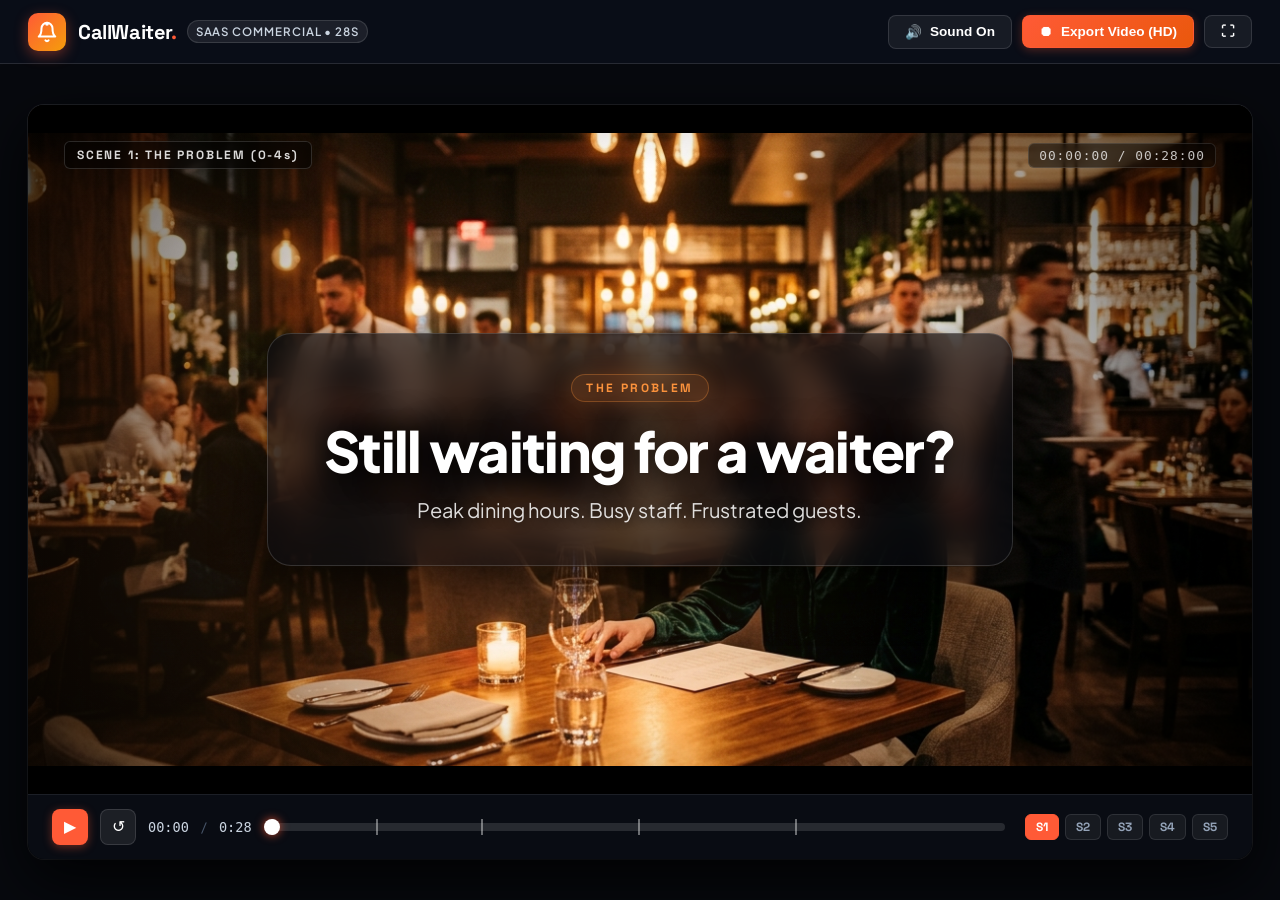
<file: callwaiter-promo/index.html>
<!DOCTYPE html>
<html lang="en">
<head>
  <meta charset="UTF-8">
  <meta name="viewport" content="width=device-width, initial-scale=1.0">
  <title>CallWaiter — Smarter Table Service (Promotional Video)</title>
  <link rel="preconnect" href="https://fonts.googleapis.com">
  <link rel="preconnect" href="https://fonts.gstatic.com" crossorigin>
  <link href="https://fonts.googleapis.com/css2?family=Plus+Jakarta+Sans:wght@400;500;600;700;800;900&family=Space+Grotesk:wght@500;700&display=swap" rel="stylesheet">
  <link rel="stylesheet" href="styles.css">
</head>
<body>
  <!-- Header / Navigation Bar -->
  <header class="app-header">
    <div class="header-brand">
      <div class="brand-logo-icon">
        <svg viewBox="0 0 24 24" fill="none" stroke="currentColor" stroke-width="2.2" stroke-linecap="round" stroke-linejoin="round">
          <path d="M18 8A6 6 0 0 0 6 8c0 7-3 9-3 9h18s-3-2-3-9"></path>
          <path d="M13.73 21a2 2 0 0 1-3.46 0"></path>
          <circle cx="12" cy="3" r="1" fill="currentColor"></circle>
        </svg>
      </div>
      <div class="brand-title-wrap">
        <span class="brand-name">CallWaiter<span class="brand-dot">.</span></span>
        <span class="brand-badge">SaaS Commercial • 28s</span>
      </div>
    </div>

    <div class="header-actions">
      <button id="toggle-audio-btn" class="header-btn" title="Toggle Sound">
        <span class="btn-icon" id="audio-icon">🔊</span>
        <span class="btn-label" id="audio-label">Sound On</span>
      </button>
      <button id="export-video-btn" class="header-btn btn-accent" title="Record & Download Video">
        <span class="btn-icon">⏺</span>
        <span class="btn-label" id="export-label">Export Video (HD)</span>
      </button>
      <button id="fullscreen-btn" class="header-btn" title="Toggle Fullscreen">
        <span class="btn-icon">⛶</span>
      </button>
    </div>
  </header>

  <!-- Video Stage Container -->
  <main class="video-stage-wrapper">
    <div class="video-container" id="video-container">
      <!-- Hidden Canvas for Video Export Recording -->
      <canvas id="export-canvas" width="1920" height="1080" style="display:none;"></canvas>

      <!-- Video Viewport (16:9 1920x1080 scaled) -->
      <div class="video-viewport" id="video-viewport">

        <!-- ================= SCENE 1: THE PROBLEM (0-4s) ================= -->
        <div class="scene" id="scene-1" data-scene="1">
          <div class="scene-bg" id="bg-scene-1" style="background-image: url('assets/scene1.jpg');"></div>
          <div class="cinematic-overlay vignette"></div>
          <div class="cinematic-overlay warm-glow"></div>
          
          <div class="scene-content flex-center">
            <div class="problem-caption-box" id="s1-caption">
              <span class="scene-tag">THE PROBLEM</span>
              <h1 class="cinematic-headline">Still waiting for a waiter?</h1>
              <p class="cinematic-subline">Peak dining hours. Busy staff. Frustrated guests.</p>
            </div>
          </div>
        </div>

        <!-- ================= SCENE 2: THE SOLUTION (4-8s) ================= -->
        <div class="scene" id="scene-2" data-scene="2">
          <div class="scene-bg" id="bg-scene-2" style="background-image: url('assets/scene2.jpg');"></div>
          <div class="cinematic-overlay vignette"></div>
          <div class="cinematic-overlay amber-glow"></div>

          <!-- Scanning Reticle Graphic -->
          <div class="qr-target-box" id="qr-scanner-reticle">
            <div class="reticle-corner tl"></div>
            <div class="reticle-corner tr"></div>
            <div class="reticle-corner bl"></div>
            <div class="reticle-corner br"></div>
            <div class="reticle-laser" id="scanner-laser"></div>
            <div class="scan-pulse" id="scan-pulse"></div>
            <div class="scan-pill" id="scan-pill">
              <span class="scan-icon">⚡</span> Table 14 Detected
            </div>
          </div>

          <div class="scene-content flex-center">
            <div class="solution-caption-box" id="s2-caption">
              <span class="scene-tag tag-accent">THE SOLUTION</span>
              <h1 class="cinematic-headline headline-lg">
                <span class="word w1">Just Scan.</span>
                <span class="word w2">Order.</span>
                <span class="word w3 highlight-gradient">Relax.</span>
              </h1>
              <p class="cinematic-subline">No app download required. Instant frictionless service.</p>
            </div>
          </div>
        </div>

        <!-- ================= SCENE 3: CUSTOMER EXPERIENCE (8-14s) ================= -->
        <div class="scene" id="scene-3" data-scene="3">
          <div class="scene-bg" id="bg-scene-3" style="background-image: url('assets/scene3.jpg');"></div>
          <div class="cinematic-overlay vignette dark-vignette"></div>

          <div class="scene-content s3-layout">
            <!-- Left Info Panel -->
            <div class="s3-info-panel">
              <span class="scene-tag tag-accent">SEAMLESS GUEST EXPERIENCE</span>
              <h2 class="section-title">Order & Track in Real Time</h2>
              <p class="section-desc">Guests browse rich photo menus, customize orders, and monitor kitchen progress directly from their table.</p>

              <!-- Dynamic Feature Pills -->
              <div class="feature-pills-list">
                <div class="feature-pill active" id="pill-menu">
                  <span class="pill-dot"></span> Digital Visual Menu
                </div>
                <div class="feature-pill" id="pill-order">
                  <span class="pill-dot"></span> 1-Tap Food Selection
                </div>
                <div class="feature-pill" id="pill-track">
                  <span class="pill-dot"></span> Live Kitchen Tracker
                </div>
                <div class="feature-pill" id="pill-waiter">
                  <span class="pill-dot"></span> Instant Waiter Call
                </div>
              </div>
            </div>

            <!-- Right Interactive Phone Mockup -->
            <div class="phone-mockup-wrapper" id="phone-mockup">
              <div class="smartphone-frame">
                <!-- Dynamic Island / Top Notch -->
                <div class="phone-dynamic-island">
                  <div class="island-camera"></div>
                </div>

                <!-- Phone Screen Content (CallWaiter Customer PWA) -->
                <div class="phone-screen">
                  <!-- App Header -->
                  <div class="phone-app-header">
                    <div class="phone-brand">
                      <span class="phone-logo">🛎️ CallWaiter</span>
                      <span class="phone-table-badge">Table 14</span>
                    </div>
                    <button class="call-waiter-mini-btn" id="phone-call-btn">
                      <span>Call Waiter</span>
                    </button>
                  </div>

                  <!-- Category Scroller -->
                  <div class="phone-categories">
                    <span class="cat-chip active">★ Chef Specials</span>
                    <span class="cat-chip">Signature Mains</span>
                    <span class="cat-chip">Beverages</span>
                  </div>

                  <!-- Food Item Card 1 -->
                  <div class="phone-food-card" id="food-card-1">
                    <div class="food-img-thumb" style="background-image: url('assets/scene3.jpg'); background-size: cover; background-position: center bottom;"></div>
                    <div class="food-details">
                      <div class="food-title-row">
                        <span class="food-name">Dry-Aged Wagyu Burger</span>
                        <span class="food-price">$24.00</span>
                      </div>
                      <p class="food-desc">Brioche bun, caramelized onions, smoked truffle aioli.</p>
                      <button class="add-to-cart-btn" id="btn-add-food">
                        <span class="btn-plus">+</span> Added
                      </button>
                    </div>
                  </div>

                  <!-- Food Item Card 2 -->
                  <div class="phone-food-card mini-card" id="food-card-2">
                    <div class="food-details">
                      <div class="food-title-row">
                        <span class="food-name">Passionfruit Basil Spritz</span>
                        <span class="food-price">$12.00</span>
                      </div>
                      <span class="status-added-tag">✓ Added to Table 14</span>
                    </div>
                  </div>

                  <!-- Order Status Live Tracker Panel -->
                  <div class="order-status-card" id="phone-status-card">
                    <div class="status-header">
                      <span class="status-title">Order #204 Status</span>
                      <span class="status-live-indicator"><span class="pulse-green"></span> Live</span>
                    </div>

                    <!-- Steps Timeline -->
                    <div class="status-stepper">
                      <div class="step-item" id="step-received">
                        <div class="step-circle">✓</div>
                        <span class="step-label">Received</span>
                      </div>
                      <div class="step-line" id="line-1"></div>
                      <div class="step-item" id="step-preparing">
                        <div class="step-circle">🍳</div>
                        <span class="step-label">Preparing</span>
                      </div>
                      <div class="step-line" id="line-2"></div>
                      <div class="step-item" id="step-ready">
                        <div class="step-circle">🔔</div>
                        <span class="step-label">Ready</span>
                      </div>
                      <div class="step-line" id="line-3"></div>
                      <div class="step-item" id="step-served">
                        <div class="step-circle">✨</div>
                        <span class="step-label">Served</span>
                      </div>
                    </div>

                    <!-- Action Bar -->
                    <div class="phone-action-row">
                      <button class="phone-secondary-btn" id="btn-request-bill">
                        <span>💳 Request Bill</span>
                      </button>
                      <button class="phone-primary-btn" id="btn-call-staff">
                        <span>🛎️ Need Waiter</span>
                      </button>
                    </div>
                  </div>
                </div>
              </div>
            </div>
          </div>
        </div>

        <!-- ================= SCENE 4: RESTAURANT DASHBOARD (14-20s) ================= -->
        <div class="scene" id="scene-4" data-scene="4">
          <div class="scene-bg" id="bg-scene-4" style="background-image: url('assets/scene4.jpg');"></div>
          <div class="cinematic-overlay vignette dark-vignette"></div>

          <div class="scene-content s4-layout">
            <!-- Top Banner Caption -->
            <div class="s4-header-caption" id="s4-caption">
              <span class="scene-tag tag-accent">STAFF LIVE CONSOLE</span>
              <h2 class="cinematic-headline headline-md">Everything your staff needs. In one place.</h2>
              <p class="cinematic-subline">Live orders, waiter requests, bill alerts, and table turnover automated in real time.</p>
            </div>

            <!-- Glassmorphic Dashboard Console Mockup -->
            <div class="dashboard-console-wrapper" id="dashboard-console">
              <!-- Console Top Navigation -->
              <div class="console-nav">
                <div class="console-brand">
                  <span class="console-logo">⚡ CallWaiter OS</span>
                  <span class="service-chip"><span class="chip-dot"></span> Evening Dinner Rush</span>
                </div>
                <div class="console-stats">
                  <div class="stat-pill"><span class="stat-num">12</span> Active Tables</div>
                  <div class="stat-pill highlight"><span class="stat-num">38s</span> Avg Waiter Response</div>
                  <div class="stat-pill"><span class="stat-num">+34%</span> Table Turn Rate</div>
                </div>
              </div>

              <!-- Console Main Body Grid -->
              <div class="console-body">
                <!-- Left: Live Table Grid -->
                <div class="tables-grid-section">
                  <div class="section-label">FLOOR PLAN • LIVE TABLE STATUS</div>
                  <div class="tables-grid">
                    <div class="table-card occupied" id="t-table-1">
                      <div class="tbl-head"><span>T-01</span><span class="tbl-status">Occupied</span></div>
                      <div class="tbl-sub">2 Guests • 35m</div>
                    </div>
                    <div class="table-card occupied" id="t-table-2">
                      <div class="tbl-head"><span>T-02</span><span class="tbl-status">Occupied</span></div>
                      <div class="tbl-sub">4 Guests • 18m</div>
                    </div>
                    <div class="table-card alert-bill" id="t-table-3">
                      <div class="tbl-head"><span>T-03</span><span class="tbl-badge-bill">💳 Bill Req</span></div>
                      <div class="tbl-sub">$142.00 • Pay via Card</div>
                    </div>
                    <div class="table-card alert-order" id="t-table-14">
                      <div class="tbl-head"><span>T-14</span><span class="tbl-badge-order">⚡ New Order</span></div>
                      <div class="tbl-sub">2 Items • Kitchen Prep</div>
                    </div>
                    <div class="table-card alert-waiter" id="t-table-7">
                      <div class="tbl-head"><span>T-07</span><span class="tbl-badge-waiter">🛎️ Waiter Call</span></div>
                      <div class="tbl-sub">Table assistance</div>
                    </div>
                    <div class="table-card transition-table" id="t-table-9">
                      <div class="tbl-head"><span>T-09</span><span class="tbl-status-target" id="t9-badge">Occupied</span></div>
                      <div class="tbl-sub" id="t9-sub">Bill Settled • 4 Guests</div>
                    </div>
                  </div>
                </div>

                <!-- Right: Live Activity Stream & Real-time Alerts -->
                <div class="activity-stream-section">
                  <div class="section-label">REAL-TIME SERVICE FEED</div>

                  <!-- Alert 1: New Order -->
                  <div class="stream-alert-card new-order-alert" id="stream-order-card">
                    <div class="alert-icon-col">🍔</div>
                    <div class="alert-info-col">
                      <div class="alert-title-row">
                        <span class="alert-table">Table 14</span>
                        <span class="alert-time">Just now</span>
                      </div>
                      <div class="alert-items">1x Wagyu Burger, 1x Passionfruit Spritz</div>
                      <div class="alert-action-row">
                        <span class="status-badge-kitchen">Sent to Kitchen</span>
                        <span class="staff-tag">Auto-Assigned: Chef Marco</span>
                      </div>
                    </div>
                  </div>

                  <!-- Alert 2: Waiter Call -->
                  <div class="stream-alert-card waiter-call-alert" id="stream-waiter-card">
                    <div class="alert-icon-col">🛎️</div>
                    <div class="alert-info-col">
                      <div class="alert-title-row">
                        <span class="alert-table">Table 07</span>
                        <span class="alert-time">12s ago</span>
                      </div>
                      <div class="alert-items">Customer requesting additional water & napkins</div>
                      <div class="alert-action-row">
                        <button class="respond-btn" id="btn-respond">
                          <span>✓ Waiter Responded</span>
                        </button>
                      </div>
                    </div>
                  </div>

                  <!-- Alert 3: Bill Settlement & Table Turn -->
                  <div class="stream-alert-card bill-alert" id="stream-bill-card">
                    <div class="alert-icon-col">💳</div>
                    <div class="alert-info-col">
                      <div class="alert-title-row">
                        <span class="alert-table">Table 09</span>
                        <span class="alert-time">Paid Online</span>
                      </div>
                      <div class="alert-items">Bill paid via Apple Pay • Table ready to turn</div>
                      <div class="alert-action-row">
                        <span class="table-turnover-tag" id="tag-turned">Table Status: Available</span>
                      </div>
                    </div>
                  </div>
                </div>
              </div>
            </div>
          </div>
        </div>

        <!-- ================= SCENE 5: FINAL SALES MESSAGE (20-28s) ================= -->
        <div class="scene" id="scene-5" data-scene="5">
          <div class="scene-bg" id="bg-scene-5" style="background-image: url('assets/scene5.jpg');"></div>
          <div class="cinematic-overlay vignette dark-vignette-heavy"></div>
          <div class="cinematic-overlay luxury-radial"></div>

          <div class="scene-content flex-center s5-layout">
            <!-- Brand & Device Composite Showcase -->
            <div class="s5-composite-hero" id="s5-hero">
              <!-- Brand Identity -->
              <div class="brand-hero-lockup">
                <div class="hero-logo-mark">
                  <svg viewBox="0 0 24 24" fill="none" stroke="currentColor" stroke-width="2.5" stroke-linecap="round" stroke-linejoin="round">
                    <path d="M18 8A6 6 0 0 0 6 8c0 7-3 9-3 9h18s-3-2-3-9"></path>
                    <path d="M13.73 21a2 2 0 0 1-3.46 0"></path>
                    <circle cx="12" cy="3" r="1.5" fill="currentColor"></circle>
                  </svg>
                </div>
                <div class="hero-brand-name">CallWaiter<span class="dot-accent">.</span></div>
              </div>

              <!-- Main Value Prop Headline -->
              <h1 class="hero-main-title" id="s5-main-title">
                Turn Every Table Into a <span class="highlight-shimmer">Smarter Table.</span>
              </h1>

              <!-- Feature Highlights Strip -->
              <div class="feature-strip" id="s5-feature-strip">
                <div class="strip-item"><span class="check-icon">✓</span> QR Ordering</div>
                <div class="strip-sep">•</div>
                <div class="strip-item"><span class="check-icon">✓</span> Live Orders</div>
                <div class="strip-sep">•</div>
                <div class="strip-item"><span class="check-icon">✓</span> Waiter Calls</div>
                <div class="strip-sep">•</div>
                <div class="strip-item"><span class="check-icon">✓</span> Digital Bills</div>
              </div>

              <!-- Final Call to Action -->
              <div class="hero-cta-box" id="s5-cta-box">
                <div class="cta-button-glow">
                  <button class="cta-button" id="cta-button-link">
                    <span>Bring smarter table service to your restaurant</span>
                    <svg class="arrow-icon" viewBox="0 0 24 24" fill="none" stroke="currentColor" stroke-width="2.5">
                      <line x1="5" y1="12" x2="19" y2="12"></line>
                      <polyline points="12 5 19 12 12 19"></polyline>
                    </svg>
                  </button>
                </div>
                <div class="cta-micro-copy">No proprietary hardware needed • Setup in under 15 minutes • Boost revenue by 25%+</div>
              </div>
            </div>
          </div>
        </div>

        <!-- ================= CINEMATIC LETTERBOX BARS ================= -->
        <div class="letterbox top-bar"></div>
        <div class="letterbox bottom-bar"></div>

        <!-- Watermark / Current Scene Indicator -->
        <div class="video-hud">
          <div class="hud-scene-name" id="hud-scene-indicator">SCENE 1: THE PROBLEM</div>
          <div class="hud-timecode" id="hud-timecode">00:00 / 00:28</div>
        </div>
      </div>

      <!-- Controls Overlay Bar -->
      <div class="video-controls-bar">
        <div class="controls-left">
          <button id="play-pause-btn" class="ctrl-btn play-btn" title="Play / Pause">
            <span id="play-icon">▶</span>
          </button>
          <button id="replay-btn" class="ctrl-btn" title="Restart Video">
            <span>↺</span>
          </button>
          <span class="ctrl-time" id="ctrl-current-time">0:00</span>
          <span class="ctrl-time-slash">/</span>
          <span class="ctrl-time" id="ctrl-total-time">0:28</span>
        </div>

        <!-- Scrubber Bar with Scene Markers -->
        <div class="scrubber-container" id="scrubber-container">
          <div class="scrubber-track">
            <div class="scrubber-progress" id="scrubber-progress"></div>
            <div class="scrubber-handle" id="scrubber-handle"></div>

            <!-- Scene Markers -->
            <div class="scene-marker" style="left: 0%;" data-time="0" title="Scene 1: The Problem (0-4s)">
              <span class="marker-tooltip">0s: The Problem</span>
            </div>
            <div class="scene-marker" style="left: 14.28%;" data-time="4" title="Scene 2: The Solution (4-8s)">
              <span class="marker-tooltip">4s: The Solution</span>
            </div>
            <div class="scene-marker" style="left: 28.57%;" data-time="8" title="Scene 3: Customer Experience (8-14s)">
              <span class="marker-tooltip">8s: Customer Flow</span>
            </div>
            <div class="scene-marker" style="left: 50.00%;" data-time="14" title="Scene 4: Staff Dashboard (14-20s)">
              <span class="marker-tooltip">14s: Staff Dashboard</span>
            </div>
            <div class="scene-marker" style="left: 71.42%;" data-time="20" title="Scene 5: Call to Action (20-28s)">
              <span class="marker-tooltip">20s: Closing CTA</span>
            </div>
          </div>
        </div>

        <div class="controls-right">
          <!-- Scene Jump Buttons -->
          <div class="scene-jump-pills">
            <button class="scene-pill-btn active" data-time="0">S1</button>
            <button class="scene-pill-btn" data-time="4">S2</button>
            <button class="scene-pill-btn" data-time="8">S3</button>
            <button class="scene-pill-btn" data-time="14">S4</button>
            <button class="scene-pill-btn" data-time="20">S5</button>
          </div>
        </div>
      </div>
    </div>
  </main>

  <script src="audio-engine.js"></script>
  <script src="video-engine.js"></script>
</body>
</html>
</file>
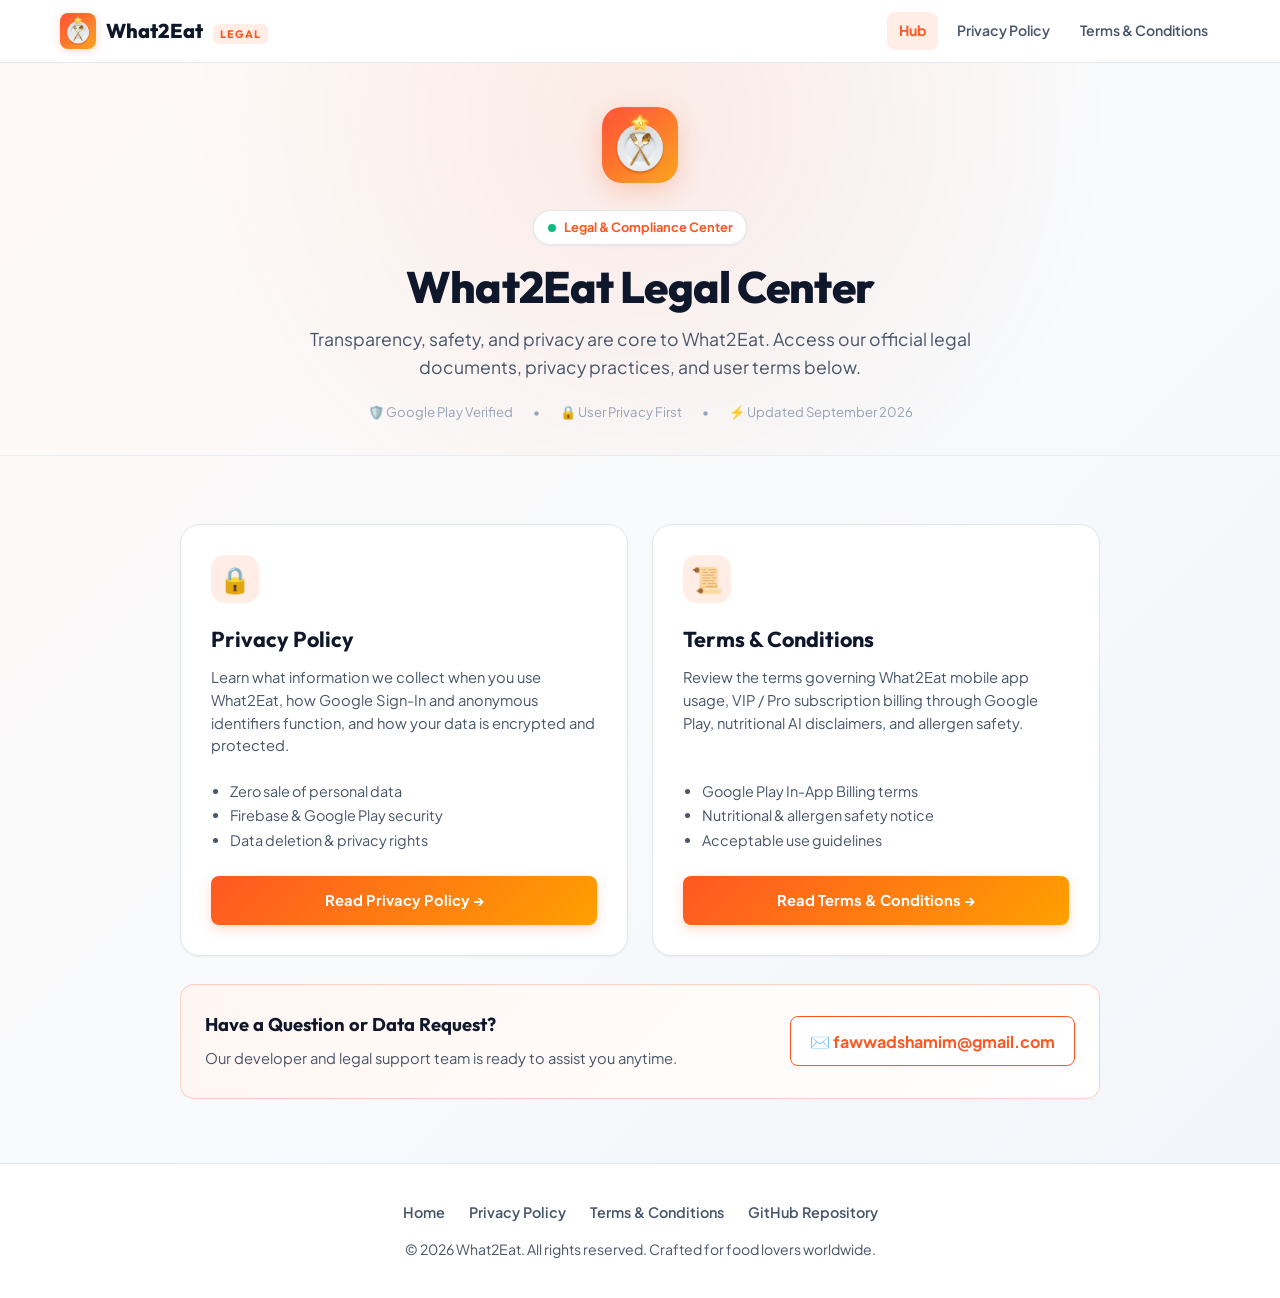
<file: docs/index.html>
<!DOCTYPE html>
<html lang="en">
<head>
  <meta charset="UTF-8">
  <meta name="viewport" content="width=device-width, initial-scale=1.0, maximum-scale=5.0">
  <title>What2Eat AI - Legal & Policy Hub</title>
  <meta name="description" content="Official Legal and Policy Portal for What2Eat AI Meal Planner. Access our Privacy Policy and Terms and Conditions.">
  <link rel="preconnect" href="https://fonts.googleapis.com">
  <link rel="preconnect" href="https://fonts.gstatic.com" crossorigin>
  <link href="https://fonts.googleapis.com/css2?family=Outfit:wght@600;700;800&family=Plus+Jakarta+Sans:wght@400;500;600;700&display=swap" rel="stylesheet">
  <link rel="icon" type="image/png" href="favicon.png">
  <link rel="apple-touch-icon" href="logo.png">
  <link rel="stylesheet" href="styles.css?v=2">
</head>
<body>

  <!-- Top Navigation Bar -->
  <header class="navbar">
    <div class="nav-container">
      <a href="index.html" class="brand-link" id="brand-logo-link">
        <img src="logo.png" alt="What2Eat Logo" class="brand-img-icon" width="36" height="36" style="width:36px;height:36px;max-width:36px;max-height:36px;border-radius:8px;object-fit:cover;vertical-align:middle;">
        <span>What2Eat <span class="brand-badge">Legal</span></span>
      </a>
      <nav class="nav-links">
        <a href="index.html" class="nav-item active">Hub</a>
        <a href="privacy.html" class="nav-item">Privacy Policy</a>
        <a href="terms.html" class="nav-item">Terms & Conditions</a>
      </nav>
    </div>
  </header>

  <!-- Hero Header -->
  <section class="hero-header">
    <img src="logo.png" alt="What2Eat App Icon" style="width: 76px; height: 76px; border-radius: 20px; box-shadow: 0 8px 24px var(--primary-glow); margin-bottom: 1.25rem; display: inline-block;">
    <br>
    <div class="hero-pill">
      <span class="dot"></span> Legal & Compliance Center
    </div>
    <h1 class="hero-title">What2Eat Legal Center</h1>
    <p class="hero-subtitle">
      Transparency, safety, and privacy are core to What2Eat. Access our official legal documents, privacy practices, and user terms below.
    </p>
    <div class="hero-meta">
      <span>🛡️ Google Play Verified</span>
      <span>•</span>
      <span>🔒 User Privacy First</span>
      <span>•</span>
      <span>⚡ Updated September 2026</span>
    </div>
  </section>

  <!-- Hub Main Container -->
  <main class="doc-wrapper" style="grid-template-columns: 1fr; max-width: 960px;">
    <div>
      <div class="hub-grid">

        <!-- Privacy Policy Card -->
        <div class="hub-card">
          <div class="hub-card-icon">🔒</div>
          <h3>Privacy Policy</h3>
          <p>
            Learn what information we collect when you use What2Eat, how Google Sign-In and anonymous identifiers function, and how your data is encrypted and protected.
          </p>
          <ul style="margin: 0 0 1.5rem 1.2rem; color: var(--text-secondary); font-size: 0.9rem;">
            <li>Zero sale of personal data</li>
            <li>Firebase & Google Play security</li>
            <li>Data deletion & privacy rights</li>
          </ul>
          <a href="privacy.html" class="hub-btn" id="btn-read-privacy">Read Privacy Policy →</a>
        </div>

        <!-- Terms of Service Card -->
        <div class="hub-card">
          <div class="hub-card-icon">📜</div>
          <h3>Terms & Conditions</h3>
          <p>
            Review the terms governing What2Eat mobile app usage, VIP / Pro subscription billing through Google Play, nutritional AI disclaimers, and allergen safety.
          </p>
          <ul style="margin: 0 0 1.5rem 1.2rem; color: var(--text-secondary); font-size: 0.9rem;">
            <li>Google Play In-App Billing terms</li>
            <li>Nutritional & allergen safety notice</li>
            <li>Acceptable use guidelines</li>
          </ul>
          <a href="terms.html" class="hub-btn" id="btn-read-terms">Read Terms & Conditions →</a>
        </div>

      </div>

      <!-- Quick Contact Box -->
      <div class="contact-box">
        <div class="contact-info">
          <h4>Have a Question or Data Request?</h4>
          <p>Our developer and legal support team is ready to assist you anytime.</p>
        </div>
        <a href="mailto:fawwadshamim@gmail.com" class="contact-email-btn" id="btn-contact-support">
          ✉️ fawwadshamim@gmail.com
        </a>
      </div>

    </div>
  </main>

  <!-- Footer -->
  <footer class="footer">
    <div class="footer-links">
      <a href="index.html" class="footer-link">Home</a>
      <a href="privacy.html" class="footer-link">Privacy Policy</a>
      <a href="terms.html" class="footer-link">Terms & Conditions</a>
      <a href="https://github.com/Fawwad345776/What2Eat" class="footer-link" target="_blank" rel="noopener">GitHub Repository</a>
    </div>
    <p>© 2026 What2Eat. All rights reserved. Crafted for food lovers worldwide.</p>
  </footer>

</body>
</html>
</file>
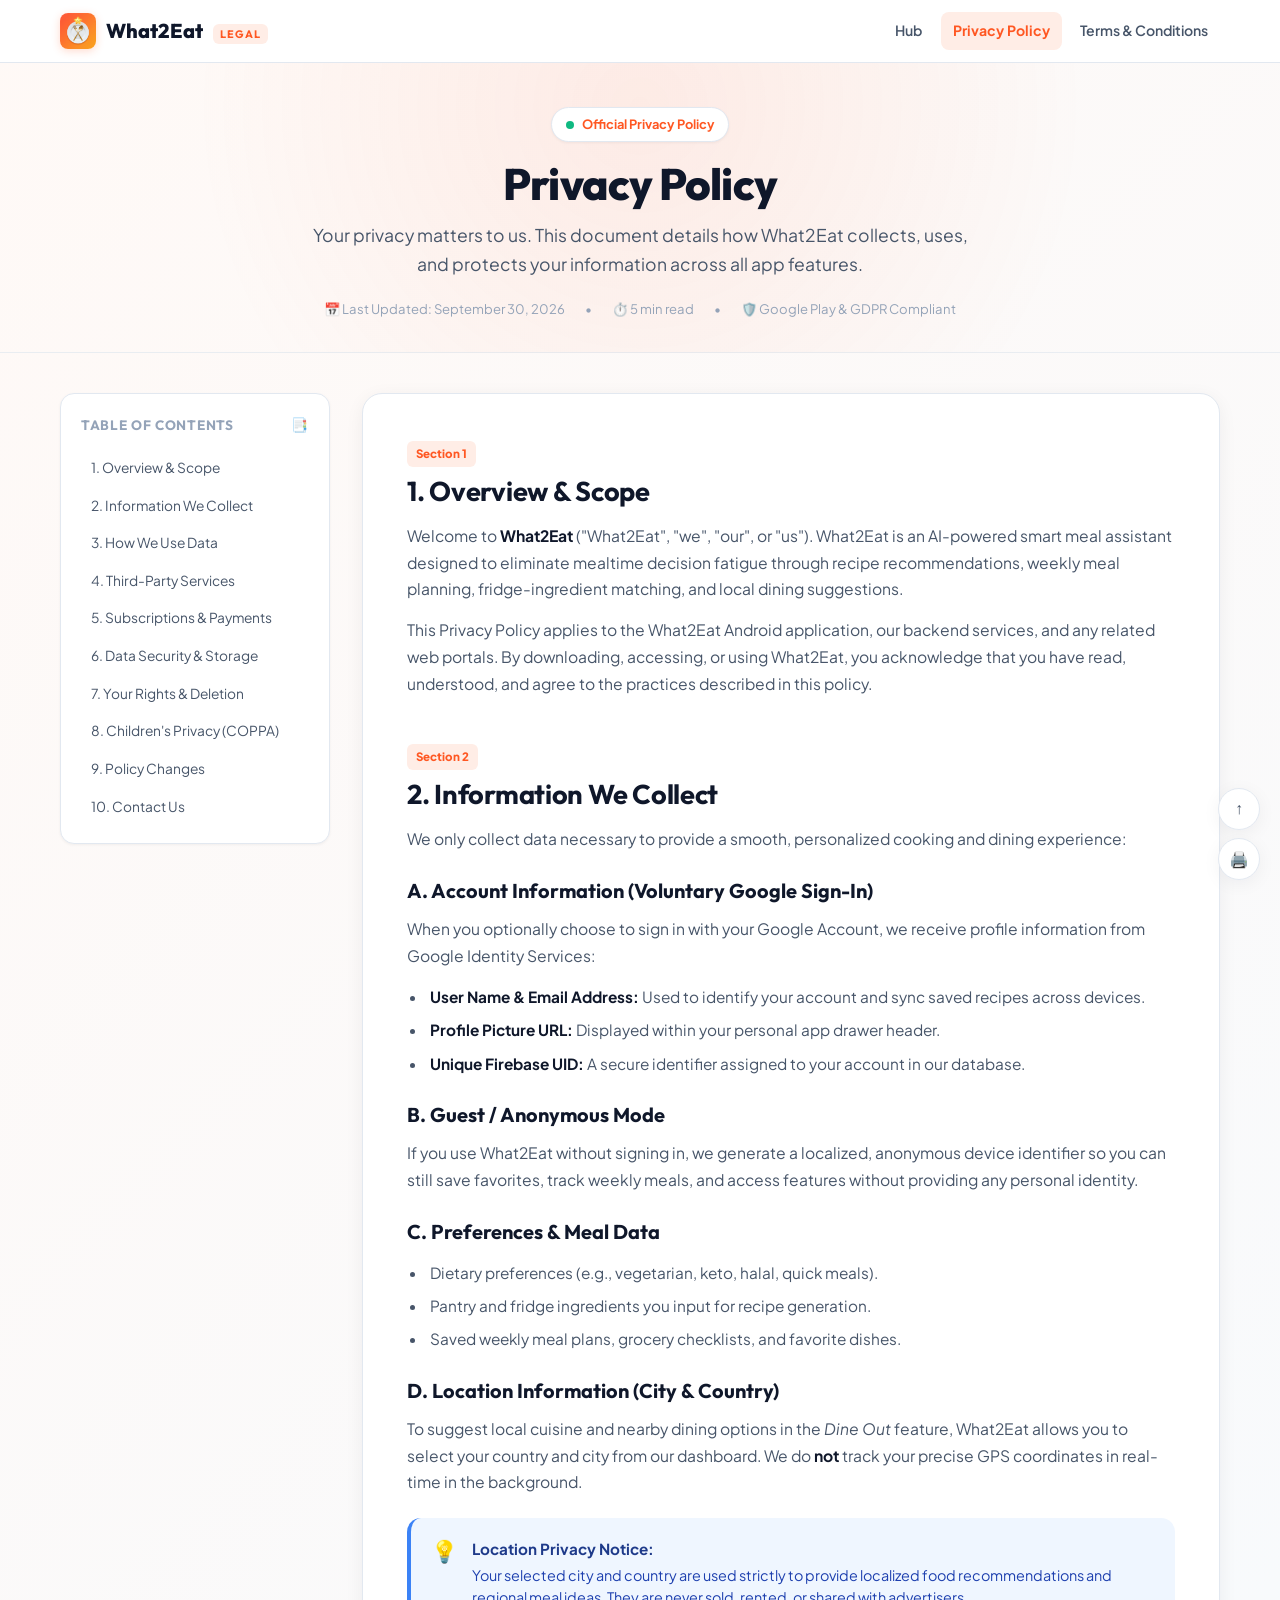
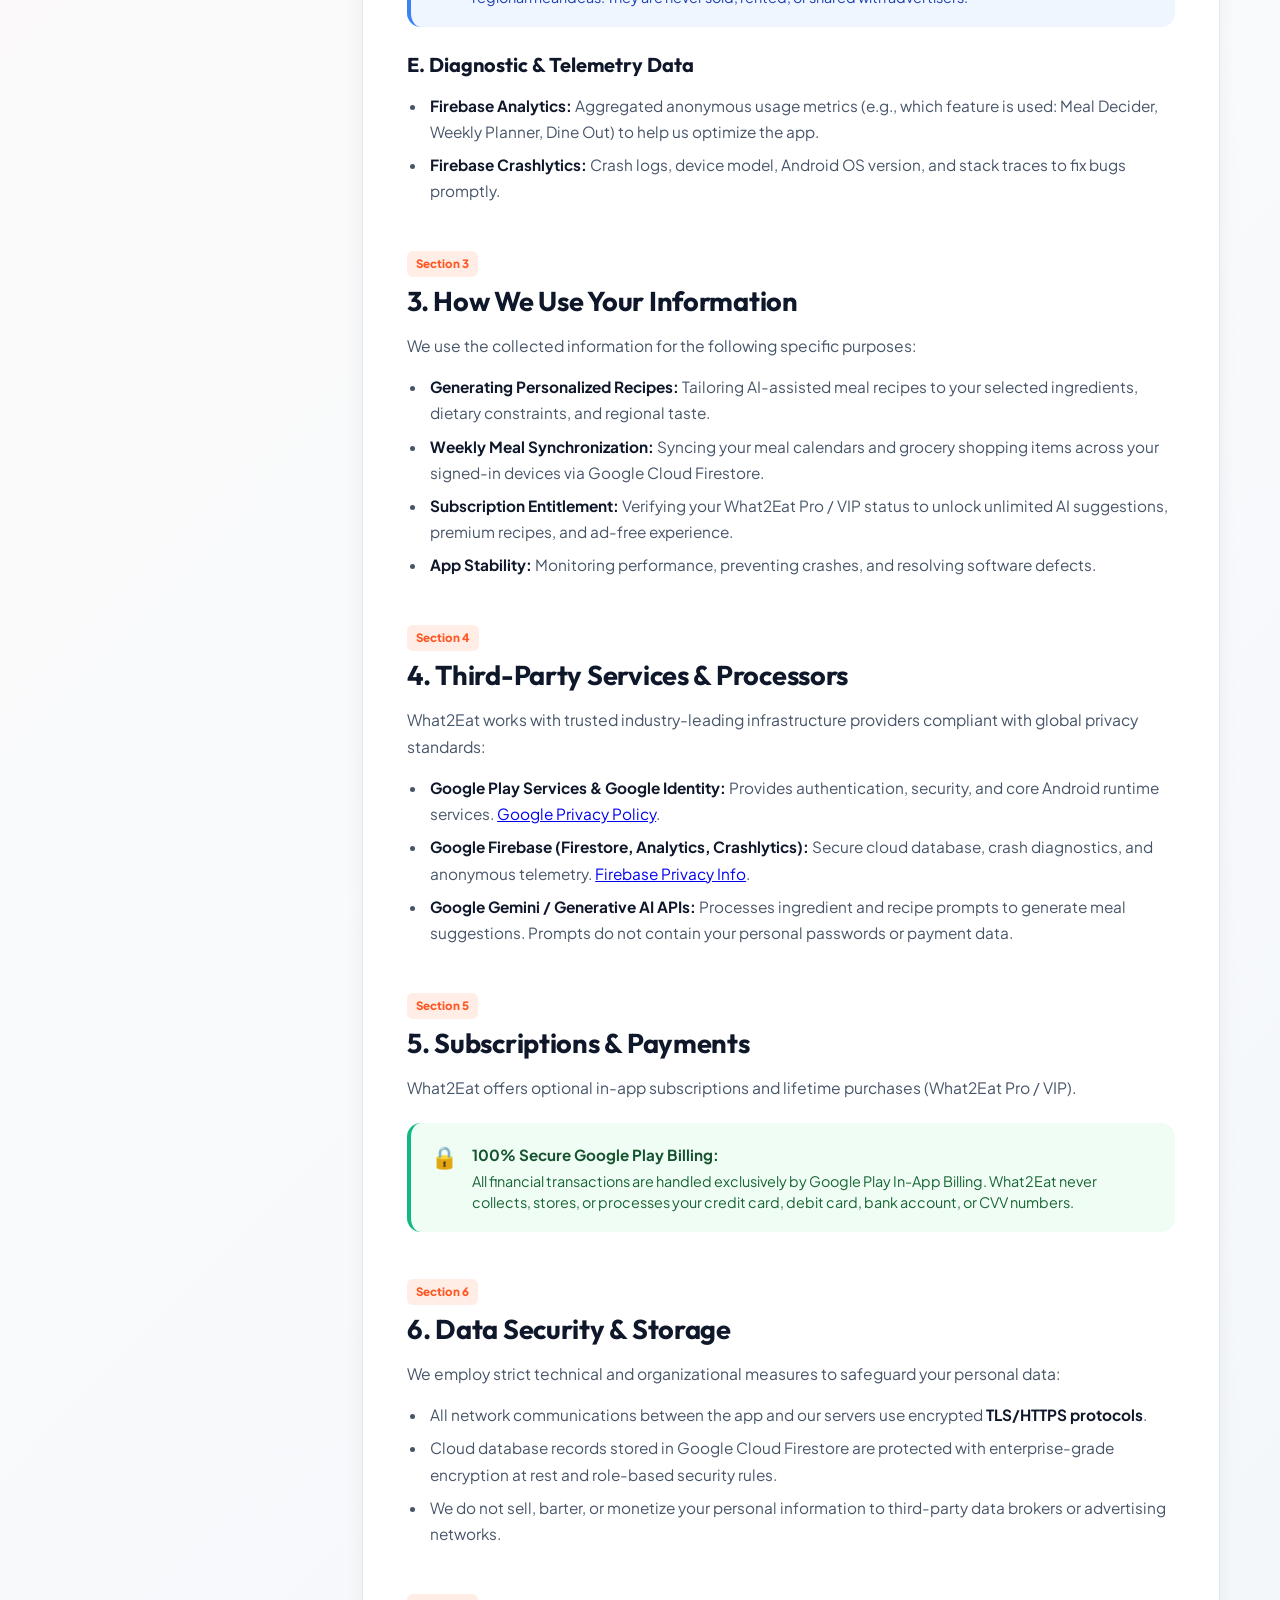
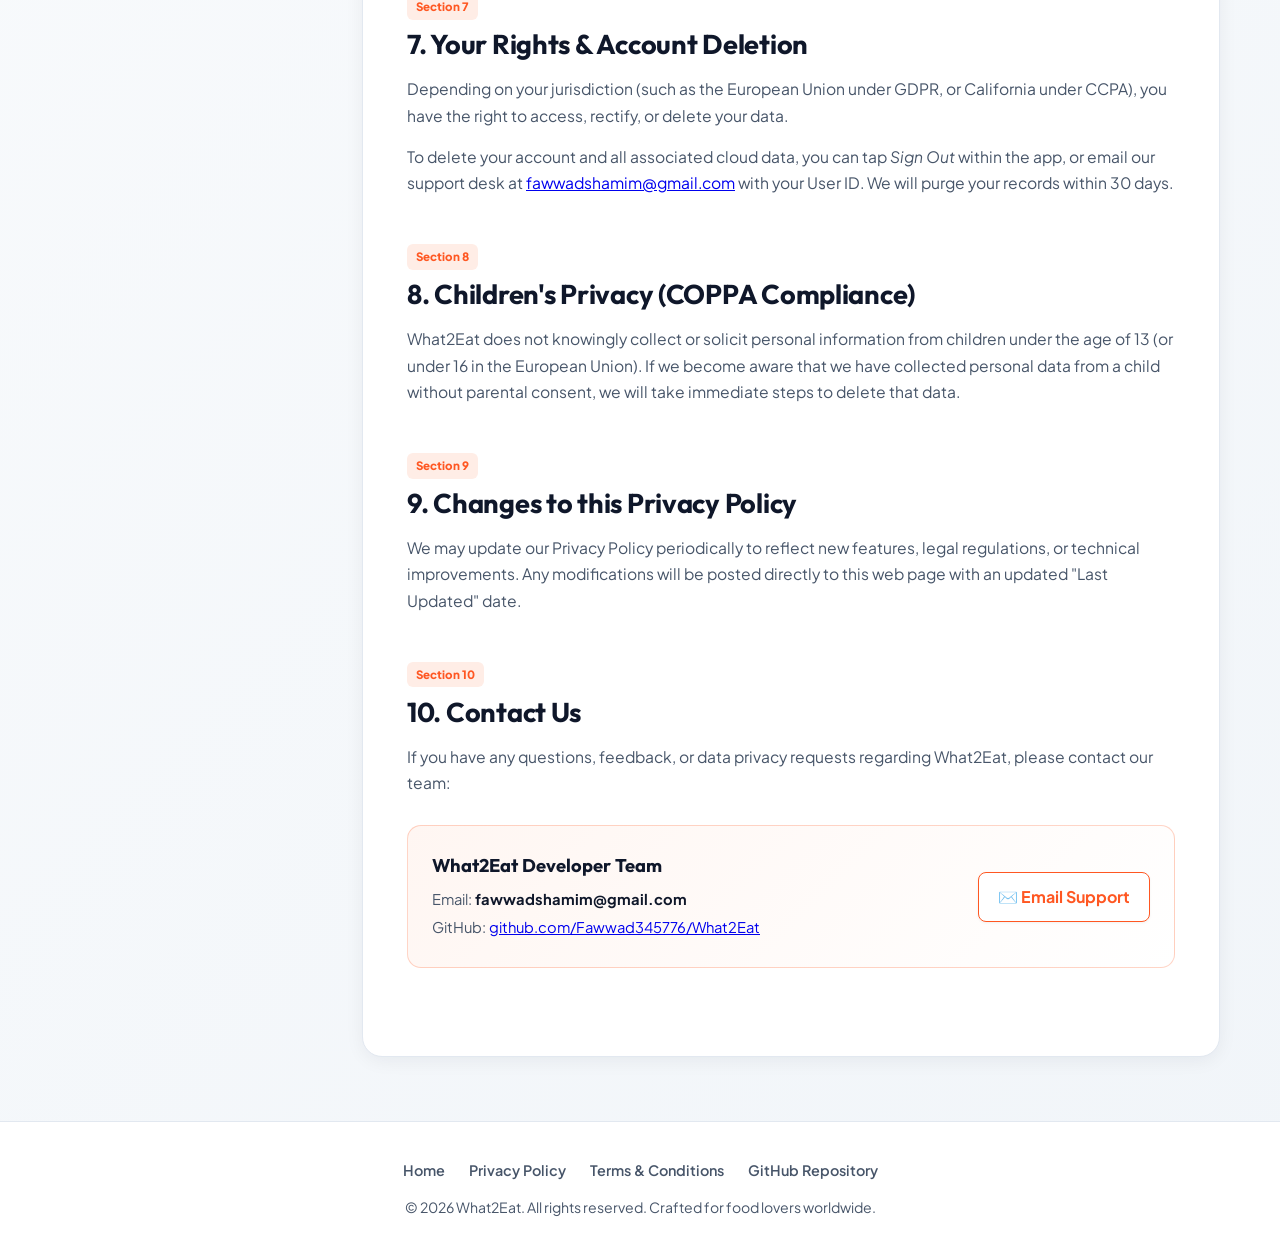
<file: docs/privacy.html>
<!DOCTYPE html>
<html lang="en">
<head>
  <meta charset="UTF-8">
  <meta name="viewport" content="width=device-width, initial-scale=1.0, maximum-scale=5.0">
  <title>Privacy Policy - What2Eat AI Meal Planner</title>
  <meta name="description" content="Privacy Policy for What2Eat: AI Meal Planner & Recipe Decider app. Learn how we handle your data, Google authentication, subscriptions, and security.">
  <link rel="preconnect" href="https://fonts.googleapis.com">
  <link rel="preconnect" href="https://fonts.gstatic.com" crossorigin>
  <link href="https://fonts.googleapis.com/css2?family=Outfit:wght@600;700;800&family=Plus+Jakarta+Sans:wght@400;500;600;700&display=swap" rel="stylesheet">
  <link rel="icon" type="image/png" href="favicon.png">
  <link rel="apple-touch-icon" href="logo.png">
  <link rel="stylesheet" href="styles.css?v=2">
</head>
<body>

  <!-- Top Navigation Bar -->
  <header class="navbar">
    <div class="nav-container">
      <a href="index.html" class="brand-link" id="brand-logo-link">
        <img src="logo.png" alt="What2Eat Logo" class="brand-img-icon" width="36" height="36" style="width:36px;height:36px;max-width:36px;max-height:36px;border-radius:8px;object-fit:cover;vertical-align:middle;">
        <span>What2Eat <span class="brand-badge">Legal</span></span>
      </a>
      <nav class="nav-links">
        <a href="index.html" class="nav-item">Hub</a>
        <a href="privacy.html" class="nav-item active">Privacy Policy</a>
        <a href="terms.html" class="nav-item">Terms & Conditions</a>
      </nav>
    </div>
  </header>

  <!-- Hero Header -->
  <section class="hero-header">
    <div class="hero-pill">
      <span class="dot"></span> Official Privacy Policy
    </div>
    <h1 class="hero-title">Privacy Policy</h1>
    <p class="hero-subtitle">
      Your privacy matters to us. This document details how What2Eat collects, uses, and protects your information across all app features.
    </p>
    <div class="hero-meta">
      <span>📅 Last Updated: September 30, 2026</span>
      <span>•</span>
      <span>⏱️ 5 min read</span>
      <span>•</span>
      <span>🛡️ Google Play & GDPR Compliant</span>
    </div>
  </section>

  <!-- Content Grid -->
  <main class="doc-wrapper">

    <!-- Desktop Table of Contents Sidebar -->
    <aside class="sidebar">
      <div class="sidebar-title">
        <span>Table of Contents</span>
        <span>📑</span>
      </div>
      <ul class="toc-list">
        <li><a href="#overview" class="toc-link">1. Overview & Scope</a></li>
        <li><a href="#data-collection" class="toc-link">2. Information We Collect</a></li>
        <li><a href="#data-usage" class="toc-link">3. How We Use Data</a></li>
        <li><a href="#third-parties" class="toc-link">4. Third-Party Services</a></li>
        <li><a href="#billing" class="toc-link">5. Subscriptions & Payments</a></li>
        <li><a href="#retention-security" class="toc-link">6. Data Security & Storage</a></li>
        <li><a href="#user-rights" class="toc-link">7. Your Rights & Deletion</a></li>
        <li><a href="#children" class="toc-link">8. Children's Privacy (COPPA)</a></li>
        <li><a href="#changes" class="toc-link">9. Policy Changes</a></li>
        <li><a href="#contact" class="toc-link">10. Contact Us</a></li>
      </ul>
    </aside>

    <!-- Main Policy Article -->
    <article class="doc-article">

      <!-- Mobile Accordion TOC -->
      <details class="mobile-toc">
        <summary>
          <span>📑 Table of Contents (Tap to Jump)</span>
          <span>▾</span>
        </summary>
        <ul class="toc-list">
          <li><a href="#overview" class="toc-link">1. Overview & Scope</a></li>
          <li><a href="#data-collection" class="toc-link">2. Information We Collect</a></li>
          <li><a href="#data-usage" class="toc-link">3. How We Use Data</a></li>
          <li><a href="#third-parties" class="toc-link">4. Third-Party Services</a></li>
          <li><a href="#billing" class="toc-link">5. Subscriptions & Payments</a></li>
          <li><a href="#retention-security" class="toc-link">6. Data Security & Storage</a></li>
          <li><a href="#user-rights" class="toc-link">7. Your Rights & Deletion</a></li>
          <li><a href="#children" class="toc-link">8. Children's Privacy (COPPA)</a></li>
          <li><a href="#changes" class="toc-link">9. Policy Changes</a></li>
          <li><a href="#contact" class="toc-link">10. Contact Us</a></li>
        </ul>
      </details>

      <section id="overview" class="doc-section">
        <span class="section-badge">Section 1</span>
        <h2>1. Overview & Scope</h2>
        <p>
          Welcome to <strong>What2Eat</strong> ("What2Eat", "we", "our", or "us"). What2Eat is an AI-powered smart meal assistant designed to eliminate mealtime decision fatigue through recipe recommendations, weekly meal planning, fridge-ingredient matching, and local dining suggestions.
        </p>
        <p>
          This Privacy Policy applies to the What2Eat Android application, our backend services, and any related web portals. By downloading, accessing, or using What2Eat, you acknowledge that you have read, understood, and agree to the practices described in this policy.
        </p>
      </section>

      <section id="data-collection" class="doc-section">
        <span class="section-badge">Section 2</span>
        <h2>2. Information We Collect</h2>
        <p>
          We only collect data necessary to provide a smooth, personalized cooking and dining experience:
        </p>

        <h3>A. Account Information (Voluntary Google Sign-In)</h3>
        <p>
          When you optionally choose to sign in with your Google Account, we receive profile information from Google Identity Services:
        </p>
        <ul>
          <li><strong>User Name & Email Address:</strong> Used to identify your account and sync saved recipes across devices.</li>
          <li><strong>Profile Picture URL:</strong> Displayed within your personal app drawer header.</li>
          <li><strong>Unique Firebase UID:</strong> A secure identifier assigned to your account in our database.</li>
        </ul>

        <h3>B. Guest / Anonymous Mode</h3>
        <p>
          If you use What2Eat without signing in, we generate a localized, anonymous device identifier so you can still save favorites, track weekly meals, and access features without providing any personal identity.
        </p>

        <h3>C. Preferences & Meal Data</h3>
        <ul>
          <li>Dietary preferences (e.g., vegetarian, keto, halal, quick meals).</li>
          <li>Pantry and fridge ingredients you input for recipe generation.</li>
          <li>Saved weekly meal plans, grocery checklists, and favorite dishes.</li>
        </ul>

        <h3>D. Location Information (City & Country)</h3>
        <p>
          To suggest local cuisine and nearby dining options in the <em>Dine Out</em> feature, What2Eat allows you to select your country and city from our dashboard. We do <strong>not</strong> track your precise GPS coordinates in real-time in the background.
        </p>

        <div class="callout callout-info">
          <div class="callout-icon">💡</div>
          <div class="callout-content">
            <strong>Location Privacy Notice:</strong>
            <p>Your selected city and country are used strictly to provide localized food recommendations and regional meal ideas. They are never sold, rented, or shared with advertisers.</p>
          </div>
        </div>

        <h3>E. Diagnostic & Telemetry Data</h3>
        <ul>
          <li><strong>Firebase Analytics:</strong> Aggregated anonymous usage metrics (e.g., which feature is used: Meal Decider, Weekly Planner, Dine Out) to help us optimize the app.</li>
          <li><strong>Firebase Crashlytics:</strong> Crash logs, device model, Android OS version, and stack traces to fix bugs promptly.</li>
        </ul>
      </section>

      <section id="data-usage" class="doc-section">
        <span class="section-badge">Section 3</span>
        <h2>3. How We Use Your Information</h2>
        <p>We use the collected information for the following specific purposes:</p>
        <ul>
          <li><strong>Generating Personalized Recipes:</strong> Tailoring AI-assisted meal recipes to your selected ingredients, dietary constraints, and regional taste.</li>
          <li><strong>Weekly Meal Synchronization:</strong> Syncing your meal calendars and grocery shopping items across your signed-in devices via Google Cloud Firestore.</li>
          <li><strong>Subscription Entitlement:</strong> Verifying your What2Eat Pro / VIP status to unlock unlimited AI suggestions, premium recipes, and ad-free experience.</li>
          <li><strong>App Stability:</strong> Monitoring performance, preventing crashes, and resolving software defects.</li>
        </ul>
      </section>

      <section id="third-parties" class="doc-section">
        <span class="section-badge">Section 4</span>
        <h2>4. Third-Party Services & Processors</h2>
        <p>
          What2Eat works with trusted industry-leading infrastructure providers compliant with global privacy standards:
        </p>
        <ul>
          <li>
            <strong>Google Play Services & Google Identity:</strong> Provides authentication, security, and core Android runtime services. 
            <a href="https://policies.google.com/privacy" target="_blank" rel="noopener">Google Privacy Policy</a>.
          </li>
          <li>
            <strong>Google Firebase (Firestore, Analytics, Crashlytics):</strong> Secure cloud database, crash diagnostics, and anonymous telemetry.
            <a href="https://firebase.google.com/support/privacy" target="_blank" rel="noopener">Firebase Privacy Info</a>.
          </li>
          <li>
            <strong>Google Gemini / Generative AI APIs:</strong> Processes ingredient and recipe prompts to generate meal suggestions. Prompts do not contain your personal passwords or payment data.
          </li>
        </ul>
      </section>

      <section id="billing" class="doc-section">
        <span class="section-badge">Section 5</span>
        <h2>5. Subscriptions & Payments</h2>
        <p>
          What2Eat offers optional in-app subscriptions and lifetime purchases (What2Eat Pro / VIP). 
        </p>
        <div class="callout callout-success">
          <div class="callout-icon">🔒</div>
          <div class="callout-content">
            <strong>100% Secure Google Play Billing:</strong>
            <p>All financial transactions are handled exclusively by Google Play In-App Billing. What2Eat never collects, stores, or processes your credit card, debit card, bank account, or CVV numbers.</p>
          </div>
        </div>
      </section>

      <section id="retention-security" class="doc-section">
        <span class="section-badge">Section 6</span>
        <h2>6. Data Security & Storage</h2>
        <p>
          We employ strict technical and organizational measures to safeguard your personal data:
        </p>
        <ul>
          <li>All network communications between the app and our servers use encrypted <strong>TLS/HTTPS protocols</strong>.</li>
          <li>Cloud database records stored in Google Cloud Firestore are protected with enterprise-grade encryption at rest and role-based security rules.</li>
          <li>We do not sell, barter, or monetize your personal information to third-party data brokers or advertising networks.</li>
        </ul>
      </section>

      <section id="user-rights" class="doc-section">
        <span class="section-badge">Section 7</span>
        <h2>7. Your Rights & Account Deletion</h2>
        <p>
          Depending on your jurisdiction (such as the European Union under GDPR, or California under CCPA), you have the right to access, rectify, or delete your data.
        </p>
        <p>
          To delete your account and all associated cloud data, you can tap <em>Sign Out</em> within the app, or email our support desk at <a href="mailto:fawwadshamim@gmail.com">fawwadshamim@gmail.com</a> with your User ID. We will purge your records within 30 days.
        </p>
      </section>

      <section id="children" class="doc-section">
        <span class="section-badge">Section 8</span>
        <h2>8. Children's Privacy (COPPA Compliance)</h2>
        <p>
          What2Eat does not knowingly collect or solicit personal information from children under the age of 13 (or under 16 in the European Union). If we become aware that we have collected personal data from a child without parental consent, we will take immediate steps to delete that data.
        </p>
      </section>

      <section id="changes" class="doc-section">
        <span class="section-badge">Section 9</span>
        <h2>9. Changes to this Privacy Policy</h2>
        <p>
          We may update our Privacy Policy periodically to reflect new features, legal regulations, or technical improvements. Any modifications will be posted directly to this web page with an updated "Last Updated" date.
        </p>
      </section>

      <section id="contact" class="doc-section">
        <span class="section-badge">Section 10</span>
        <h2>10. Contact Us</h2>
        <p>
          If you have any questions, feedback, or data privacy requests regarding What2Eat, please contact our team:
        </p>
        <div class="contact-box">
          <div class="contact-info">
            <h4>What2Eat Developer Team</h4>
            <p>Email: <strong>fawwadshamim@gmail.com</strong></p>
            <p>GitHub: <a href="https://github.com/Fawwad345776/What2Eat" target="_blank" rel="noopener">github.com/Fawwad345776/What2Eat</a></p>
          </div>
          <a href="mailto:fawwadshamim@gmail.com" class="contact-email-btn" id="contact-email-btn">
            ✉️ Email Support
          </a>
        </div>
      </section>

    </article>
  </main>

  <!-- Floating Buttons -->
  <div class="floating-actions">
    <button class="fab-btn" onclick="window.scrollTo({top: 0, behavior: 'smooth'})" title="Back to top" id="btn-back-top">↑</button>
    <button class="fab-btn" onclick="window.print()" title="Print policy" id="btn-print-policy">🖨️</button>
  </div>

  <!-- Footer -->
  <footer class="footer">
    <div class="footer-links">
      <a href="index.html" class="footer-link">Home</a>
      <a href="privacy.html" class="footer-link">Privacy Policy</a>
      <a href="terms.html" class="footer-link">Terms & Conditions</a>
      <a href="https://github.com/Fawwad345776/What2Eat" class="footer-link" target="_blank" rel="noopener">GitHub Repository</a>
    </div>
    <p>© 2026 What2Eat. All rights reserved. Crafted for food lovers worldwide.</p>
  </footer>

</body>
</html>
</file>
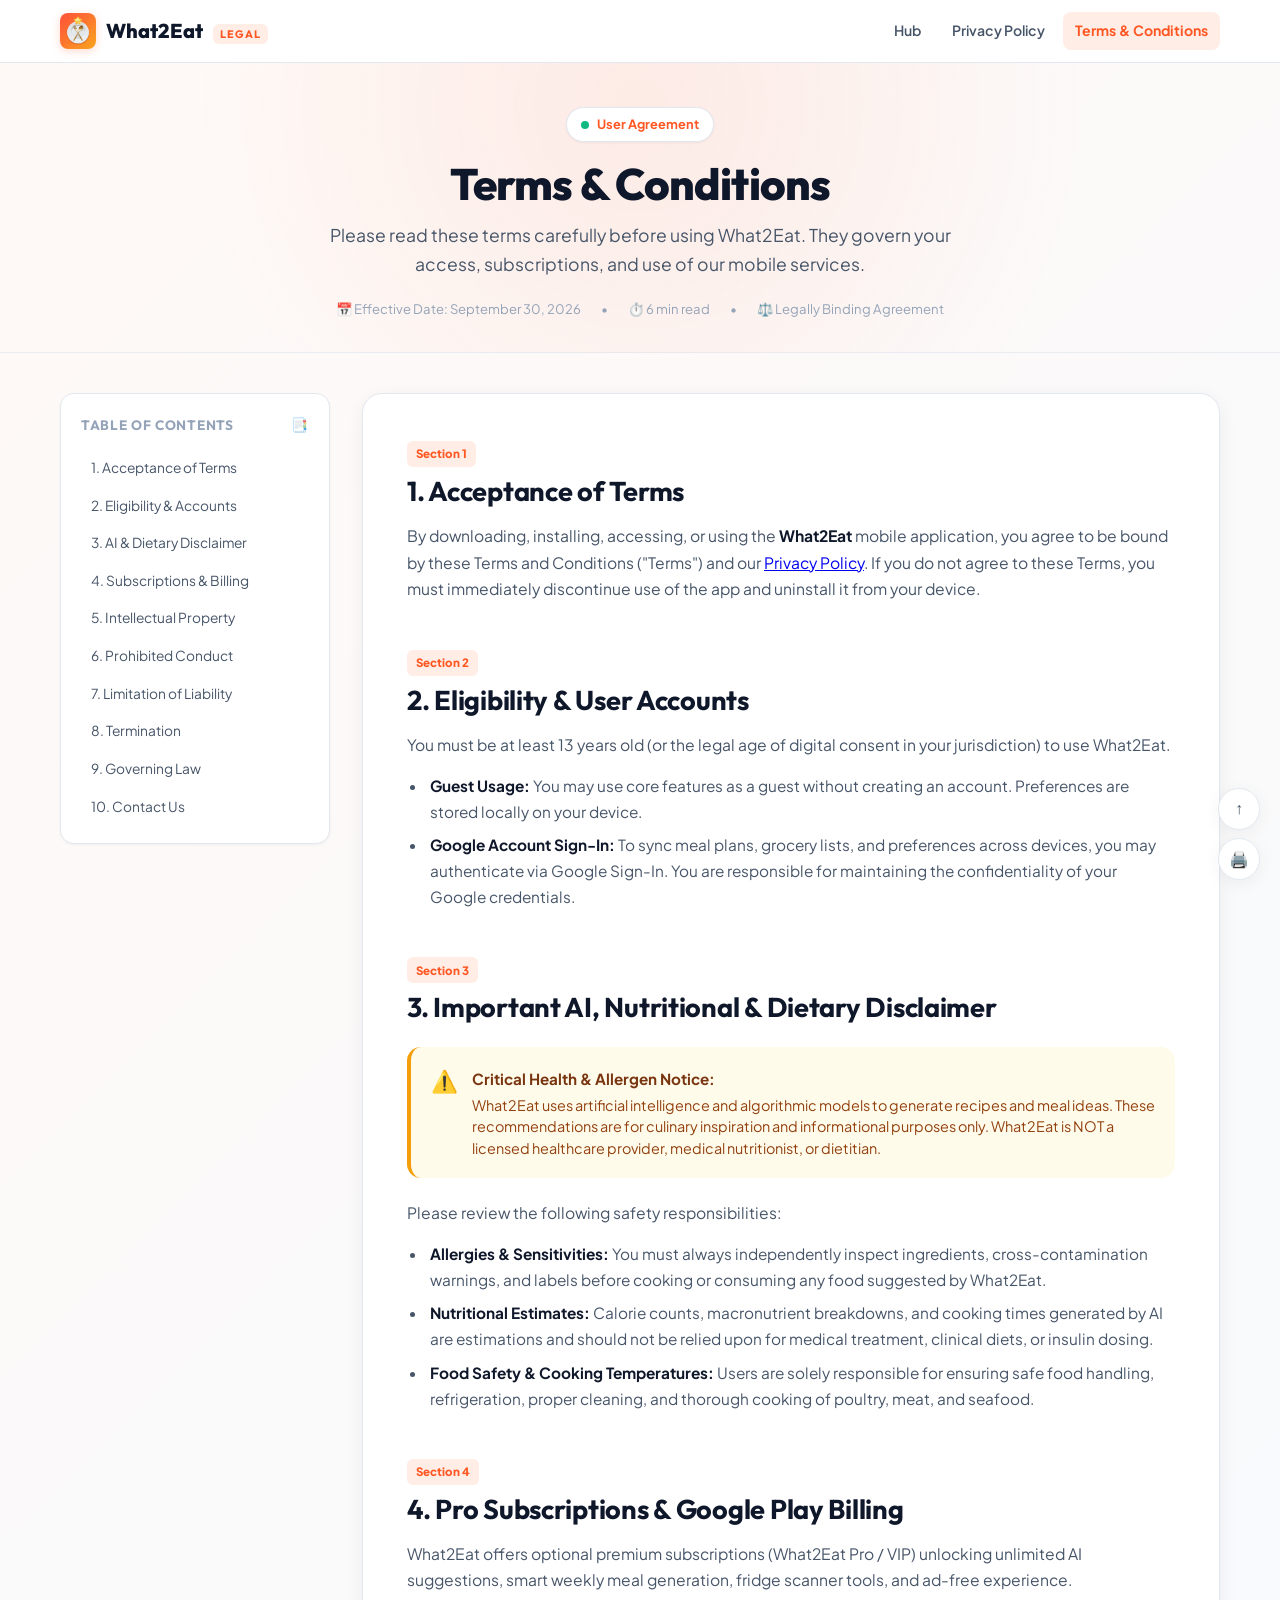
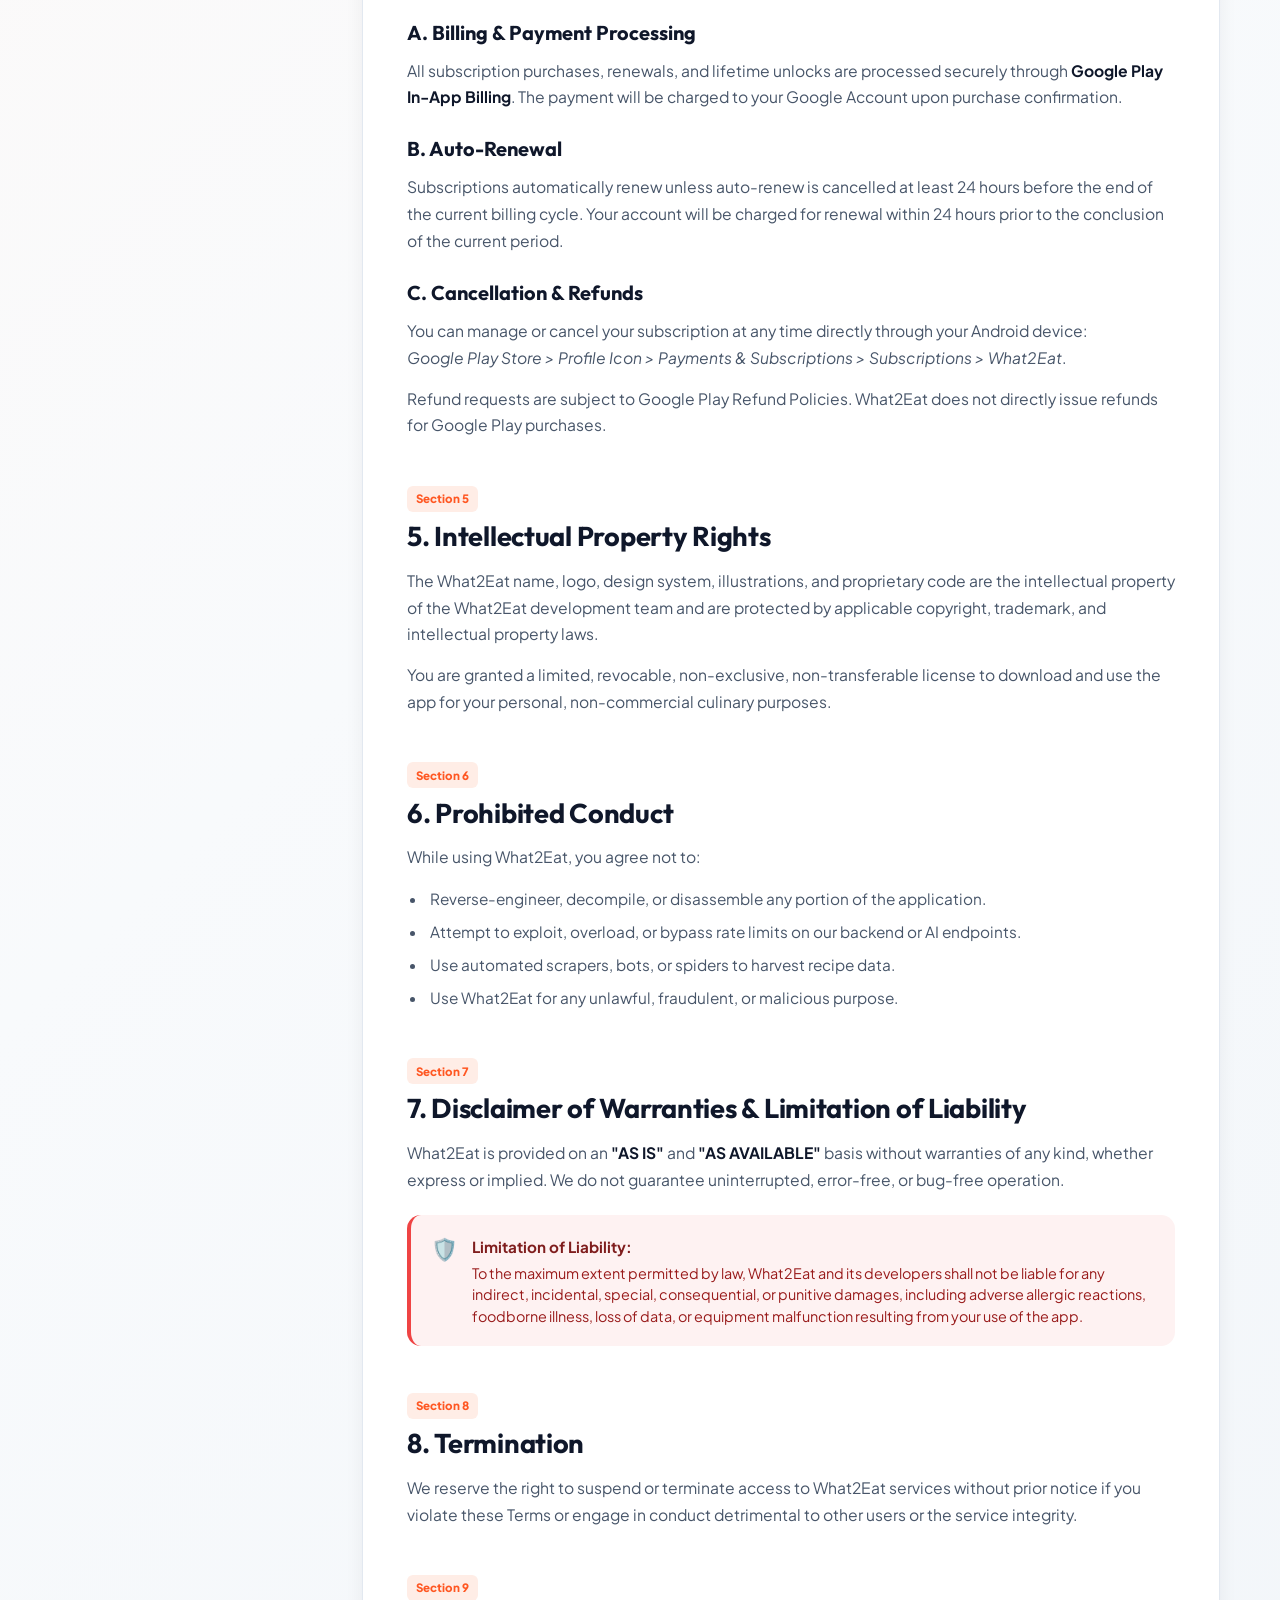
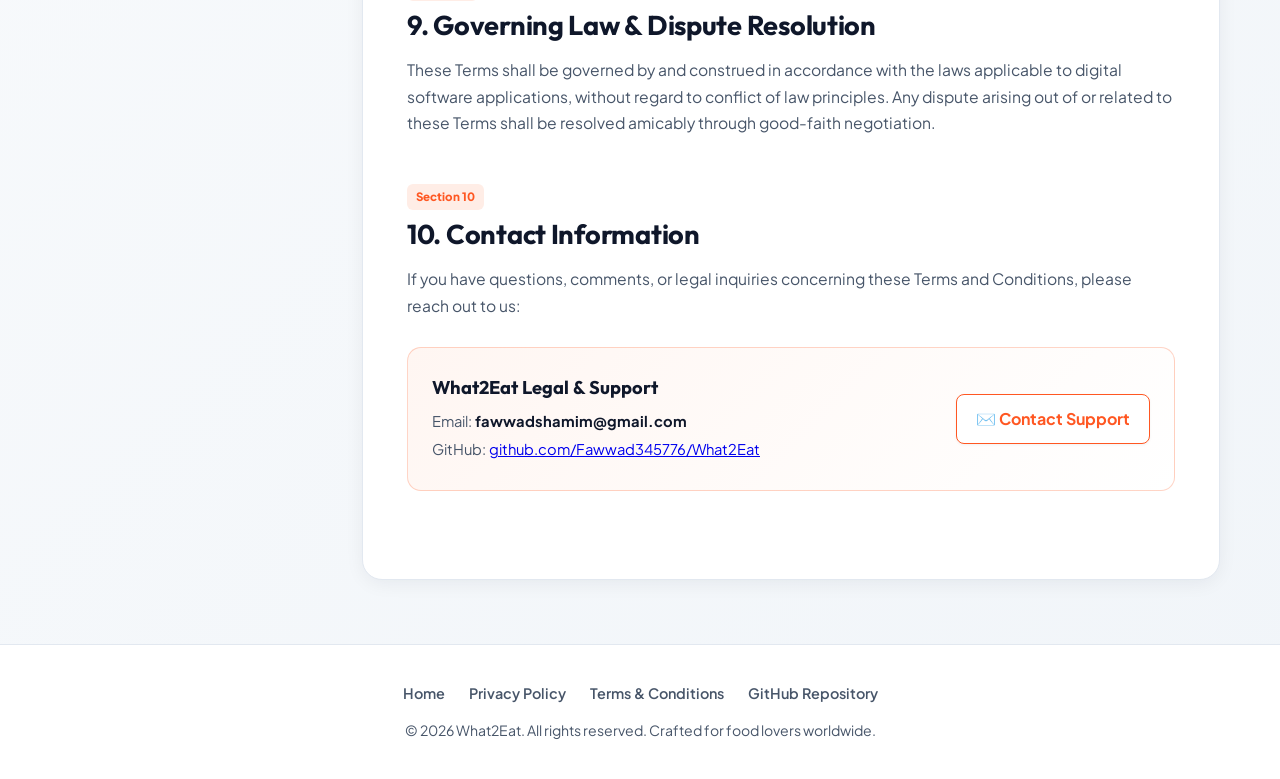
<file: docs/terms.html>
<!DOCTYPE html>
<html lang="en">
<head>
  <meta charset="UTF-8">
  <meta name="viewport" content="width=device-width, initial-scale=1.0, maximum-scale=5.0">
  <title>Terms & Conditions - What2Eat AI Meal Planner</title>
  <meta name="description" content="Terms and Conditions of Use for What2Eat: AI Meal Planner & Recipe Decider app. Subscriptions, Google Play billing, AI disclaimer, and user responsibilities.">
  <link rel="preconnect" href="https://fonts.googleapis.com">
  <link rel="preconnect" href="https://fonts.gstatic.com" crossorigin>
  <link href="https://fonts.googleapis.com/css2?family=Outfit:wght@600;700;800&family=Plus+Jakarta+Sans:wght@400;500;600;700&display=swap" rel="stylesheet">
  <link rel="icon" type="image/png" href="favicon.png">
  <link rel="apple-touch-icon" href="logo.png">
  <link rel="stylesheet" href="styles.css?v=2">
</head>
<body>

  <!-- Top Navigation Bar -->
  <header class="navbar">
    <div class="nav-container">
      <a href="index.html" class="brand-link" id="brand-logo-link">
        <img src="logo.png" alt="What2Eat Logo" class="brand-img-icon" width="36" height="36" style="width:36px;height:36px;max-width:36px;max-height:36px;border-radius:8px;object-fit:cover;vertical-align:middle;">
        <span>What2Eat <span class="brand-badge">Legal</span></span>
      </a>
      <nav class="nav-links">
        <a href="index.html" class="nav-item">Hub</a>
        <a href="privacy.html" class="nav-item">Privacy Policy</a>
        <a href="terms.html" class="nav-item active">Terms & Conditions</a>
      </nav>
    </div>
  </header>

  <!-- Hero Header -->
  <section class="hero-header">
    <div class="hero-pill">
      <span class="dot"></span> User Agreement
    </div>
    <h1 class="hero-title">Terms & Conditions</h1>
    <p class="hero-subtitle">
      Please read these terms carefully before using What2Eat. They govern your access, subscriptions, and use of our mobile services.
    </p>
    <div class="hero-meta">
      <span>📅 Effective Date: September 30, 2026</span>
      <span>•</span>
      <span>⏱️ 6 min read</span>
      <span>•</span>
      <span>⚖️ Legally Binding Agreement</span>
    </div>
  </section>

  <!-- Content Grid -->
  <main class="doc-wrapper">

    <!-- Desktop Table of Contents Sidebar -->
    <aside class="sidebar">
      <div class="sidebar-title">
        <span>Table of Contents</span>
        <span>📑</span>
      </div>
      <ul class="toc-list">
        <li><a href="#acceptance" class="toc-link">1. Acceptance of Terms</a></li>
        <li><a href="#eligibility" class="toc-link">2. Eligibility & Accounts</a></li>
        <li><a href="#food-disclaimer" class="toc-link">3. AI & Dietary Disclaimer</a></li>
        <li><a href="#subscriptions" class="toc-link">4. Subscriptions & Billing</a></li>
        <li><a href="#ip" class="toc-link">5. Intellectual Property</a></li>
        <li><a href="#conduct" class="toc-link">6. Prohibited Conduct</a></li>
        <li><a href="#liability" class="toc-link">7. Limitation of Liability</a></li>
        <li><a href="#termination" class="toc-link">8. Termination</a></li>
        <li><a href="#governing-law" class="toc-link">9. Governing Law</a></li>
        <li><a href="#contact" class="toc-link">10. Contact Us</a></li>
      </ul>
    </aside>

    <!-- Main Terms Article -->
    <article class="doc-article">

      <!-- Mobile Accordion TOC -->
      <details class="mobile-toc">
        <summary>
          <span>📑 Table of Contents (Tap to Jump)</span>
          <span>▾</span>
        </summary>
        <ul class="toc-list">
          <li><a href="#acceptance" class="toc-link">1. Acceptance of Terms</a></li>
          <li><a href="#eligibility" class="toc-link">2. Eligibility & Accounts</a></li>
          <li><a href="#food-disclaimer" class="toc-link">3. AI & Dietary Disclaimer</a></li>
          <li><a href="#subscriptions" class="toc-link">4. Subscriptions & Billing</a></li>
          <li><a href="#ip" class="toc-link">5. Intellectual Property</a></li>
          <li><a href="#conduct" class="toc-link">6. Prohibited Conduct</a></li>
          <li><a href="#liability" class="toc-link">7. Limitation of Liability</a></li>
          <li><a href="#termination" class="toc-link">8. Termination</a></li>
          <li><a href="#governing-law" class="toc-link">9. Governing Law</a></li>
          <li><a href="#contact" class="toc-link">10. Contact Us</a></li>
        </ul>
      </details>

      <section id="acceptance" class="doc-section">
        <span class="section-badge">Section 1</span>
        <h2>1. Acceptance of Terms</h2>
        <p>
          By downloading, installing, accessing, or using the <strong>What2Eat</strong> mobile application, you agree to be bound by these Terms and Conditions ("Terms") and our <a href="privacy.html">Privacy Policy</a>. If you do not agree to these Terms, you must immediately discontinue use of the app and uninstall it from your device.
        </p>
      </section>

      <section id="eligibility" class="doc-section">
        <span class="section-badge">Section 2</span>
        <h2>2. Eligibility & User Accounts</h2>
        <p>
          You must be at least 13 years old (or the legal age of digital consent in your jurisdiction) to use What2Eat.
        </p>
        <ul>
          <li><strong>Guest Usage:</strong> You may use core features as a guest without creating an account. Preferences are stored locally on your device.</li>
          <li><strong>Google Account Sign-In:</strong> To sync meal plans, grocery lists, and preferences across devices, you may authenticate via Google Sign-In. You are responsible for maintaining the confidentiality of your Google credentials.</li>
        </ul>
      </section>

      <section id="food-disclaimer" class="doc-section">
        <span class="section-badge">Section 3</span>
        <h2>3. Important AI, Nutritional & Dietary Disclaimer</h2>
        
        <div class="callout callout-warning">
          <div class="callout-icon">⚠️</div>
          <div class="callout-content">
            <strong>Critical Health & Allergen Notice:</strong>
            <p>What2Eat uses artificial intelligence and algorithmic models to generate recipes and meal ideas. These recommendations are for culinary inspiration and informational purposes only. What2Eat is NOT a licensed healthcare provider, medical nutritionist, or dietitian.</p>
          </div>
        </div>

        <p>
          Please review the following safety responsibilities:
        </p>
        <ul>
          <li><strong>Allergies & Sensitivities:</strong> You must always independently inspect ingredients, cross-contamination warnings, and labels before cooking or consuming any food suggested by What2Eat.</li>
          <li><strong>Nutritional Estimates:</strong> Calorie counts, macronutrient breakdowns, and cooking times generated by AI are estimations and should not be relied upon for medical treatment, clinical diets, or insulin dosing.</li>
          <li><strong>Food Safety & Cooking Temperatures:</strong> Users are solely responsible for ensuring safe food handling, refrigeration, proper cleaning, and thorough cooking of poultry, meat, and seafood.</li>
        </ul>
      </section>

      <section id="subscriptions" class="doc-section">
        <span class="section-badge">Section 4</span>
        <h2>4. Pro Subscriptions & Google Play Billing</h2>
        <p>
          What2Eat offers optional premium subscriptions (What2Eat Pro / VIP) unlocking unlimited AI suggestions, smart weekly meal generation, fridge scanner tools, and ad-free experience.
        </p>

        <h3>A. Billing & Payment Processing</h3>
        <p>
          All subscription purchases, renewals, and lifetime unlocks are processed securely through <strong>Google Play In-App Billing</strong>. The payment will be charged to your Google Account upon purchase confirmation.
        </p>

        <h3>B. Auto-Renewal</h3>
        <p>
          Subscriptions automatically renew unless auto-renew is cancelled at least 24 hours before the end of the current billing cycle. Your account will be charged for renewal within 24 hours prior to the conclusion of the current period.
        </p>

        <h3>C. Cancellation & Refunds</h3>
        <p>
          You can manage or cancel your subscription at any time directly through your Android device:
          <br>
          <em>Google Play Store &gt; Profile Icon &gt; Payments &amp; Subscriptions &gt; Subscriptions &gt; What2Eat</em>.
        </p>
        <p>
          Refund requests are subject to Google Play Refund Policies. What2Eat does not directly issue refunds for Google Play purchases.
        </p>
      </section>

      <section id="ip" class="doc-section">
        <span class="section-badge">Section 5</span>
        <h2>5. Intellectual Property Rights</h2>
        <p>
          The What2Eat name, logo, design system, illustrations, and proprietary code are the intellectual property of the What2Eat development team and are protected by applicable copyright, trademark, and intellectual property laws.
        </p>
        <p>
          You are granted a limited, revocable, non-exclusive, non-transferable license to download and use the app for your personal, non-commercial culinary purposes.
        </p>
      </section>

      <section id="conduct" class="doc-section">
        <span class="section-badge">Section 6</span>
        <h2>6. Prohibited Conduct</h2>
        <p>While using What2Eat, you agree not to:</p>
        <ul>
          <li>Reverse-engineer, decompile, or disassemble any portion of the application.</li>
          <li>Attempt to exploit, overload, or bypass rate limits on our backend or AI endpoints.</li>
          <li>Use automated scrapers, bots, or spiders to harvest recipe data.</li>
          <li>Use What2Eat for any unlawful, fraudulent, or malicious purpose.</li>
        </ul>
      </section>

      <section id="liability" class="doc-section">
        <span class="section-badge">Section 7</span>
        <h2>7. Disclaimer of Warranties & Limitation of Liability</h2>
        <p>
          What2Eat is provided on an <strong>"AS IS"</strong> and <strong>"AS AVAILABLE"</strong> basis without warranties of any kind, whether express or implied. We do not guarantee uninterrupted, error-free, or bug-free operation.
        </p>
        <div class="callout callout-danger">
          <div class="callout-icon">🛡️</div>
          <div class="callout-content">
            <strong>Limitation of Liability:</strong>
            <p>To the maximum extent permitted by law, What2Eat and its developers shall not be liable for any indirect, incidental, special, consequential, or punitive damages, including adverse allergic reactions, foodborne illness, loss of data, or equipment malfunction resulting from your use of the app.</p>
          </div>
        </div>
      </section>

      <section id="termination" class="doc-section">
        <span class="section-badge">Section 8</span>
        <h2>8. Termination</h2>
        <p>
          We reserve the right to suspend or terminate access to What2Eat services without prior notice if you violate these Terms or engage in conduct detrimental to other users or the service integrity.
        </p>
      </section>

      <section id="governing-law" class="doc-section">
        <span class="section-badge">Section 9</span>
        <h2>9. Governing Law & Dispute Resolution</h2>
        <p>
          These Terms shall be governed by and construed in accordance with the laws applicable to digital software applications, without regard to conflict of law principles. Any dispute arising out of or related to these Terms shall be resolved amicably through good-faith negotiation.
        </p>
      </section>

      <section id="contact" class="doc-section">
        <span class="section-badge">Section 10</span>
        <h2>10. Contact Information</h2>
        <p>
          If you have questions, comments, or legal inquiries concerning these Terms and Conditions, please reach out to us:
        </p>
        <div class="contact-box">
          <div class="contact-info">
            <h4>What2Eat Legal & Support</h4>
            <p>Email: <strong>fawwadshamim@gmail.com</strong></p>
            <p>GitHub: <a href="https://github.com/Fawwad345776/What2Eat" target="_blank" rel="noopener">github.com/Fawwad345776/What2Eat</a></p>
          </div>
          <a href="mailto:fawwadshamim@gmail.com" class="contact-email-btn" id="contact-email-btn">
            ✉️ Contact Support
          </a>
        </div>
      </section>

    </article>
  </main>

  <!-- Floating Buttons -->
  <div class="floating-actions">
    <button class="fab-btn" onclick="window.scrollTo({top: 0, behavior: 'smooth'})" title="Back to top" id="btn-back-top">↑</button>
    <button class="fab-btn" onclick="window.print()" title="Print terms" id="btn-print-terms">🖨️</button>
  </div>

  <!-- Footer -->
  <footer class="footer">
    <div class="footer-links">
      <a href="index.html" class="footer-link">Home</a>
      <a href="privacy.html" class="footer-link">Privacy Policy</a>
      <a href="terms.html" class="footer-link">Terms & Conditions</a>
      <a href="https://github.com/Fawwad345776/What2Eat" class="footer-link" target="_blank" rel="noopener">GitHub Repository</a>
    </div>
    <p>© 2026 What2Eat. All rights reserved. Crafted for food lovers worldwide.</p>
  </footer>

</body>
</html>
</file>
<file: callwaiter-promo/styles.css>
/* ==========================================================================
   CALLWAITER PROMOTIONAL VIDEO STYLESHEET
   Aesthetic: Premium B2B SaaS Commercial, High-End Hospitality & Luxury Tech
   ========================================================================== */

:root {
  --bg-dark: #07090e;
  --bg-surface: #0f131c;
  --bg-card: rgba(18, 24, 38, 0.75);
  --border-subtle: rgba(255, 255, 255, 0.12);
  --border-glow: rgba(255, 90, 54, 0.4);

  --accent-orange: #ff5a36;
  --accent-gold: #f59e0b;
  --accent-emerald: #10b981;
  --accent-cyan: #38bdf8;
  --text-main: #ffffff;
  --text-muted: #94a3b8;
  --text-subtle: #64748b;

  --font-sans: 'Plus Jakarta Sans', -apple-system, BlinkMacSystemFont, 'Segoe UI', Roboto, sans-serif;
  --font-display: 'Space Grotesk', var(--font-sans);
}

* {
  box-sizing: border-box;
  margin: 0;
  padding: 0;
  -webkit-font-smoothing: antialiased;
}

body {
  background-color: var(--bg-dark);
  color: var(--text-main);
  font-family: var(--font-sans);
  min-height: 100vh;
  display: flex;
  flex-direction: column;
  overflow-x: hidden;
}

/* ================= HEADER BAR ================= */
.app-header {
  height: 64px;
  background: rgba(11, 15, 25, 0.9);
  backdrop-filter: blur(12px);
  border-bottom: 1px solid var(--border-subtle);
  display: flex;
  align-items: center;
  justify-content: space-between;
  padding: 0 28px;
  z-index: 100;
}

.header-brand {
  display: flex;
  align-items: center;
  gap: 12px;
}

.brand-logo-icon {
  width: 38px;
  height: 38px;
  background: linear-gradient(135deg, #ff5a36 0%, #f59e0b 100%);
  border-radius: 10px;
  display: flex;
  align-items: center;
  justify-content: center;
  color: #fff;
  box-shadow: 0 4px 14px rgba(255, 90, 54, 0.4);
}

.brand-logo-icon svg {
  width: 22px;
  height: 22px;
}

.brand-title-wrap {
  display: flex;
  align-items: center;
  gap: 10px;
}

.brand-name {
  font-family: var(--font-display);
  font-size: 1.25rem;
  font-weight: 700;
  letter-spacing: -0.02em;
  color: #fff;
}

.brand-dot {
  color: var(--accent-orange);
}

.brand-badge {
  font-size: 0.72rem;
  font-weight: 600;
  text-transform: uppercase;
  letter-spacing: 0.08em;
  background: rgba(255, 255, 255, 0.08);
  border: 1px solid rgba(255, 255, 255, 0.12);
  padding: 3px 8px;
  border-radius: 20px;
  color: #cbd5e1;
}

.header-actions {
  display: flex;
  align-items: center;
  gap: 10px;
}

.header-btn {
  background: rgba(255, 255, 255, 0.06);
  border: 1px solid var(--border-subtle);
  color: #fff;
  padding: 8px 16px;
  border-radius: 8px;
  font-size: 0.85rem;
  font-weight: 600;
  cursor: pointer;
  display: flex;
  align-items: center;
  gap: 8px;
  transition: all 0.2s ease;
}

.header-btn:hover {
  background: rgba(255, 255, 255, 0.12);
  border-color: rgba(255, 255, 255, 0.25);
  transform: translateY(-1px);
}

.header-btn.btn-accent {
  background: linear-gradient(135deg, #ff5a36 0%, #ea580c 100%);
  border-color: rgba(255, 90, 54, 0.5);
  box-shadow: 0 2px 10px rgba(255, 90, 54, 0.3);
}

.header-btn.btn-accent:hover {
  box-shadow: 0 4px 16px rgba(255, 90, 54, 0.5);
}

/* ================= VIDEO STAGE WRAPPER ================= */
.video-stage-wrapper {
  flex: 1;
  display: flex;
  align-items: center;
  justify-content: center;
  padding: 20px 28px;
}

.video-container {
  width: 100%;
  max-width: 1280px;
  background: #000;
  border-radius: 16px;
  box-shadow: 0 20px 60px rgba(0, 0, 0, 0.85), 0 0 0 1px rgba(255, 255, 255, 0.1);
  overflow: hidden;
  display: flex;
  flex-direction: column;
}

/* ================= 16:9 VIDEO VIEWPORT ================= */
.video-viewport {
  position: relative;
  width: 100%;
  aspect-ratio: 16 / 9;
  background: #050608;
  overflow: hidden;
  user-select: none;
}

/* Cinematic Letterboxing */
.letterbox {
  position: absolute;
  left: 0;
  right: 0;
  height: 28px;
  background: #000000;
  z-index: 50;
  pointer-events: none;
}
.letterbox.top-bar { top: 0; }
.letterbox.bottom-bar { bottom: 0; }

/* HUD / Timecode / Scene indicator */
.video-hud {
  position: absolute;
  top: 36px;
  left: 36px;
  right: 36px;
  display: flex;
  justify-content: space-between;
  align-items: center;
  z-index: 45;
  pointer-events: none;
}

.hud-scene-name {
  font-family: var(--font-display);
  font-size: 0.75rem;
  font-weight: 700;
  letter-spacing: 0.15em;
  color: rgba(255, 255, 255, 0.85);
  background: rgba(0, 0, 0, 0.5);
  backdrop-filter: blur(8px);
  padding: 5px 12px;
  border-radius: 6px;
  border: 1px solid rgba(255, 255, 255, 0.15);
}

.hud-timecode {
  font-family: monospace;
  font-size: 0.8rem;
  letter-spacing: 0.08em;
  color: rgba(255, 255, 255, 0.75);
  background: rgba(0, 0, 0, 0.5);
  backdrop-filter: blur(8px);
  padding: 4px 10px;
  border-radius: 6px;
  border: 1px solid rgba(255, 255, 255, 0.12);
}

/* ================= SCENE ARCHITECTURE ================= */
.scene {
  position: absolute;
  inset: 0;
  opacity: 0;
  visibility: hidden;
  transition: opacity 0.6s cubic-bezier(0.16, 1, 0.3, 1), visibility 0.6s;
  overflow: hidden;
  z-index: 10;
}

.scene.active {
  opacity: 1;
  visibility: visible;
  z-index: 20;
}

.scene-bg {
  position: absolute;
  inset: -5%;
  width: 110%;
  height: 110%;
  background-size: cover;
  background-position: center;
  transition: transform 6s cubic-bezier(0.2, 0.8, 0.2, 1);
  will-change: transform;
}

/* Ken Burns cinematic motion classes */
.kb-zoom-in {
  transform: scale(1.12);
}

.kb-pan-right {
  transform: scale(1.08) translateX(-2%);
}

.kb-subtle-drift {
  transform: scale(1.06) translateY(-1%);
}

/* Overlays */
.cinematic-overlay {
  position: absolute;
  inset: 0;
  pointer-events: none;
}

.vignette {
  background: radial-gradient(circle at center, transparent 40%, rgba(0, 0, 0, 0.65) 90%, rgba(0, 0, 0, 0.85) 100%);
}

.dark-vignette {
  background: radial-gradient(circle at 75% 50%, rgba(0,0,0,0.3) 20%, rgba(5, 7, 12, 0.85) 75%, #05070c 100%);
}

.dark-vignette-heavy {
  background: radial-gradient(circle at 50% 50%, rgba(0,0,0,0.5) 20%, rgba(3, 4, 8, 0.9) 70%, #020306 100%);
}

.warm-glow {
  background: radial-gradient(circle at 30% 60%, rgba(255, 140, 50, 0.12) 0%, transparent 60%);
}

.amber-glow {
  background: radial-gradient(circle at 60% 50%, rgba(245, 158, 11, 0.15) 0%, transparent 70%);
}

.luxury-radial {
  background: radial-gradient(ellipse at 50% 40%, rgba(255, 90, 54, 0.15) 0%, rgba(245, 158, 11, 0.05) 45%, transparent 70%);
}

/* Scene Content Container */
.scene-content {
  position: relative;
  width: 100%;
  height: 100%;
  padding: 60px;
  z-index: 30;
}

.flex-center {
  display: flex;
  flex-direction: column;
  align-items: center;
  justify-content: center;
  text-align: center;
}

/* General Cinematic Typography */
.scene-tag {
  display: inline-block;
  font-family: var(--font-display);
  font-size: 0.75rem;
  font-weight: 800;
  letter-spacing: 0.2em;
  text-transform: uppercase;
  color: #fb923c;
  background: rgba(251, 146, 60, 0.15);
  border: 1px solid rgba(251, 146, 60, 0.3);
  padding: 5px 14px;
  border-radius: 30px;
  margin-bottom: 18px;
  box-shadow: 0 0 20px rgba(251, 146, 60, 0.2);
}

.scene-tag.tag-accent {
  color: #38bdf8;
  background: rgba(56, 189, 248, 0.15);
  border-color: rgba(56, 189, 248, 0.35);
  box-shadow: 0 0 20px rgba(56, 189, 248, 0.2);
}

.cinematic-headline {
  font-family: var(--font-sans);
  font-size: 3.5rem;
  font-weight: 800;
  line-height: 1.1;
  letter-spacing: -0.03em;
  color: #ffffff;
  text-shadow: 0 4px 25px rgba(0, 0, 0, 0.8), 0 0 40px rgba(0, 0, 0, 0.5);
  margin-bottom: 14px;
}

.headline-lg {
  font-size: 4rem;
}

.headline-md {
  font-size: 2.8rem;
}

.cinematic-subline {
  font-size: 1.25rem;
  font-weight: 400;
  color: rgba(255, 255, 255, 0.85);
  max-width: 650px;
  line-height: 1.5;
  text-shadow: 0 2px 10px rgba(0, 0, 0, 0.7);
}

.highlight-gradient {
  background: linear-gradient(135deg, #ff7a59 0%, #f59e0b 100%);
  -webkit-background-clip: text;
  -webkit-text-fill-color: transparent;
}

/* ================= SCENE 1 STYLES ================= */
.problem-caption-box {
  background: rgba(10, 12, 18, 0.65);
  backdrop-filter: blur(16px);
  padding: 40px 56px;
  border-radius: 24px;
  border: 1px solid rgba(255, 255, 255, 0.15);
  box-shadow: 0 20px 50px rgba(0, 0, 0, 0.7);
  animation: floatSubtle 4s ease-in-out infinite alternate;
}

@keyframes floatSubtle {
  from { transform: translateY(0); }
  to { transform: translateY(-8px); }
}

/* ================= SCENE 2 STYLES (QR SCAN) ================= */
.qr-target-box {
  position: absolute;
  top: 50%;
  left: 48%;
  transform: translate(-50%, -50%);
  width: 220px;
  height: 220px;
  border-radius: 20px;
  pointer-events: none;
  z-index: 35;
}

.reticle-corner {
  position: absolute;
  width: 32px;
  height: 32px;
  border-color: #38bdf8;
  border-style: solid;
  border-width: 0;
}
.reticle-corner.tl { top: 0; left: 0; border-top-width: 4px; border-left-width: 4px; border-top-left-radius: 12px; }
.reticle-corner.tr { top: 0; right: 0; border-top-width: 4px; border-right-width: 4px; border-top-right-radius: 12px; }
.reticle-corner.bl { bottom: 0; left: 0; border-bottom-width: 4px; border-left-width: 4px; border-bottom-left-radius: 12px; }
.reticle-corner.br { bottom: 0; right: 0; border-bottom-width: 4px; border-right-width: 4px; border-bottom-right-radius: 12px; }

.reticle-laser {
  position: absolute;
  top: 0;
  left: 8px;
  right: 8px;
  height: 3px;
  background: linear-gradient(90deg, transparent, #38bdf8, #60a5fa, transparent);
  box-shadow: 0 0 16px #38bdf8;
  animation: laserScan 1.6s ease-in-out infinite alternate;
}

@keyframes laserScan {
  0% { top: 10%; opacity: 0.3; }
  50% { opacity: 1; }
  100% { top: 90%; opacity: 0.3; }
}

.scan-pulse {
  position: absolute;
  inset: -10px;
  border: 2px solid rgba(56, 189, 248, 0.4);
  border-radius: 24px;
  opacity: 0;
  animation: pulseScan 2s cubic-bezier(0.2, 0.8, 0.2, 1) infinite;
}

@keyframes pulseScan {
  0% { transform: scale(0.95); opacity: 0.8; }
  100% { transform: scale(1.15); opacity: 0; }
}

.scan-pill {
  position: absolute;
  bottom: -44px;
  left: 50%;
  transform: translateX(-50%);
  background: rgba(16, 185, 129, 0.9);
  backdrop-filter: blur(8px);
  color: #fff;
  font-weight: 700;
  font-size: 0.85rem;
  padding: 6px 16px;
  border-radius: 20px;
  white-space: nowrap;
  box-shadow: 0 4px 16px rgba(16, 185, 129, 0.5);
  display: flex;
  align-items: center;
  gap: 6px;
}

.solution-caption-box {
  position: absolute;
  bottom: 80px;
  left: 50%;
  transform: translateX(-50%);
  background: rgba(10, 14, 22, 0.7);
  backdrop-filter: blur(20px);
  padding: 32px 56px;
  border-radius: 24px;
  border: 1px solid rgba(255, 255, 255, 0.16);
  box-shadow: 0 20px 50px rgba(0, 0, 0, 0.8);
  text-align: center;
  width: max-content;
  max-width: 90%;
}

.solution-caption-box .word {
  display: inline-block;
  margin: 0 4px;
}

/* ================= SCENE 3 STYLES (CUSTOMER UI) ================= */
.s3-layout {
  display: flex;
  align-items: center;
  justify-content: space-between;
  padding: 40px 70px;
}

.s3-info-panel {
  max-width: 440px;
}

.section-title {
  font-size: 2.5rem;
  font-weight: 800;
  letter-spacing: -0.02em;
  line-height: 1.15;
  margin-bottom: 16px;
}

.section-desc {
  font-size: 1.1rem;
  color: rgba(255, 255, 255, 0.8);
  line-height: 1.5;
  margin-bottom: 28px;
}

.feature-pills-list {
  display: flex;
  flex-direction: column;
  gap: 12px;
}

.feature-pill {
  display: flex;
  align-items: center;
  gap: 12px;
  background: rgba(255, 255, 255, 0.06);
  border: 1px solid rgba(255, 255, 255, 0.1);
  padding: 10px 18px;
  border-radius: 12px;
  font-size: 0.95rem;
  font-weight: 600;
  color: #cbd5e1;
  transition: all 0.3s ease;
}

.feature-pill.active {
  background: rgba(255, 90, 54, 0.15);
  border-color: rgba(255, 90, 54, 0.4);
  color: #fff;
  transform: translateX(8px);
}

.pill-dot {
  width: 8px;
  height: 8px;
  border-radius: 50%;
  background: #64748b;
}

.feature-pill.active .pill-dot {
  background: var(--accent-orange);
  box-shadow: 0 0 10px var(--accent-orange);
}

/* Smartphone Mockup */
.phone-mockup-wrapper {
  perspective: 1200px;
}

.smartphone-frame {
  width: 320px;
  height: 520px;
  background: #11141c;
  border-radius: 46px;
  border: 8px solid #232a38;
  box-shadow: 0 30px 80px rgba(0, 0, 0, 0.9), 0 0 0 2px rgba(255, 255, 255, 0.15), inset 0 0 12px rgba(0, 0, 0, 0.8);
  position: relative;
  overflow: hidden;
  display: flex;
  flex-direction: column;
  transform: rotateY(-8deg) rotateX(4deg);
  transition: transform 0.6s cubic-bezier(0.16, 1, 0.3, 1);
}

.smartphone-frame:hover {
  transform: rotateY(0deg) rotateX(0deg);
}

.phone-dynamic-island {
  position: absolute;
  top: 10px;
  left: 50%;
  transform: translateX(-50%);
  width: 90px;
  height: 22px;
  background: #000;
  border-radius: 20px;
  z-index: 10;
  display: flex;
  align-items: center;
  justify-content: flex-end;
  padding-right: 8px;
}

.island-camera {
  width: 8px;
  height: 8px;
  border-radius: 50%;
  background: #0d1a2d;
  border: 1px solid rgba(255, 255, 255, 0.1);
}

.phone-screen {
  flex: 1;
  background: #0d1117;
  padding: 38px 16px 16px;
  display: flex;
  flex-direction: column;
  gap: 12px;
  overflow: hidden;
}

.phone-app-header {
  display: flex;
  justify-content: space-between;
  align-items: center;
  padding-bottom: 4px;
}

.phone-brand {
  display: flex;
  align-items: center;
  gap: 6px;
}

.phone-logo {
  font-size: 0.85rem;
  font-weight: 700;
  color: #fff;
}

.phone-table-badge {
  font-size: 0.68rem;
  background: rgba(255, 90, 54, 0.2);
  color: #ff7a59;
  border: 1px solid rgba(255, 90, 54, 0.35);
  padding: 2px 6px;
  border-radius: 6px;
  font-weight: 700;
}

.call-waiter-mini-btn {
  background: rgba(245, 158, 11, 0.15);
  border: 1px solid rgba(245, 158, 11, 0.4);
  color: #fbbf24;
  padding: 4px 8px;
  border-radius: 12px;
  font-size: 0.7rem;
  font-weight: 700;
  cursor: pointer;
}

.phone-categories {
  display: flex;
  gap: 6px;
  overflow-x: hidden;
}

.cat-chip {
  font-size: 0.68rem;
  padding: 4px 10px;
  border-radius: 20px;
  background: rgba(255, 255, 255, 0.06);
  color: #94a3b8;
  font-weight: 600;
  white-space: nowrap;
}

.cat-chip.active {
  background: #ff5a36;
  color: #fff;
}

.phone-food-card {
  background: #161b26;
  border: 1px solid rgba(255, 255, 255, 0.08);
  border-radius: 14px;
  overflow: hidden;
}

.food-img-thumb {
  height: 80px;
  width: 100%;
}

.food-details {
  padding: 10px;
}

.food-title-row {
  display: flex;
  justify-content: space-between;
  align-items: center;
  margin-bottom: 3px;
}

.food-name {
  font-size: 0.8rem;
  font-weight: 700;
  color: #fff;
}

.food-price {
  font-size: 0.8rem;
  font-weight: 800;
  color: #fbbf24;
}

.food-desc {
  font-size: 0.65rem;
  color: #94a3b8;
  line-height: 1.3;
  margin-bottom: 8px;
}

.add-to-cart-btn {
  width: 100%;
  background: #10b981;
  color: #fff;
  border: none;
  padding: 6px;
  border-radius: 8px;
  font-size: 0.72rem;
  font-weight: 700;
  display: flex;
  align-items: center;
  justify-content: center;
  gap: 4px;
}

.phone-food-card.mini-card {
  padding: 6px 10px;
}

.status-added-tag {
  font-size: 0.65rem;
  color: #34d399;
  font-weight: 600;
}

/* Order Status Card in Phone */
.order-status-card {
  background: #131823;
  border: 1px solid rgba(16, 185, 129, 0.3);
  border-radius: 14px;
  padding: 10px;
  box-shadow: 0 4px 16px rgba(0, 0, 0, 0.4);
}

.status-header {
  display: flex;
  justify-content: space-between;
  align-items: center;
  margin-bottom: 8px;
}

.status-title {
  font-size: 0.72rem;
  font-weight: 700;
  color: #fff;
}

.status-live-indicator {
  display: flex;
  align-items: center;
  gap: 4px;
  font-size: 0.65rem;
  font-weight: 700;
  color: #34d399;
}

.pulse-green {
  width: 6px;
  height: 6px;
  background: #10b981;
  border-radius: 50%;
  box-shadow: 0 0 8px #10b981;
  animation: pulseDot 1.2s infinite;
}

@keyframes pulseDot {
  0% { transform: scale(0.9); opacity: 0.6; }
  50% { transform: scale(1.3); opacity: 1; }
  100% { transform: scale(0.9); opacity: 0.6; }
}

.status-stepper {
  display: flex;
  align-items: center;
  justify-content: space-between;
  margin-bottom: 10px;
}

.step-item {
  display: flex;
  flex-direction: column;
  align-items: center;
  gap: 3px;
}

.step-circle {
  width: 22px;
  height: 22px;
  border-radius: 50%;
  background: #1f293d;
  color: #64748b;
  font-size: 0.65rem;
  display: flex;
  align-items: center;
  justify-content: center;
  font-weight: 800;
  transition: all 0.3s ease;
}

.step-item.active .step-circle {
  background: #10b981;
  color: #fff;
  box-shadow: 0 0 10px rgba(16, 185, 129, 0.6);
}

.step-item.current .step-circle {
  background: #f59e0b;
  color: #fff;
  box-shadow: 0 0 12px rgba(245, 158, 11, 0.8);
  animation: bounceMini 0.8s infinite alternate;
}

@keyframes bounceMini {
  from { transform: translateY(0); }
  to { transform: translateY(-2px); }
}

.step-label {
  font-size: 0.6rem;
  font-weight: 600;
  color: #64748b;
}

.step-item.active .step-label {
  color: #cbd5e1;
}

.step-line {
  flex: 1;
  height: 2px;
  background: #1f293d;
  margin: 0 4px 12px;
  transition: background 0.3s;
}

.step-line.active {
  background: #10b981;
}

.phone-action-row {
  display: grid;
  grid-template-columns: 1fr 1fr;
  gap: 6px;
}

.phone-secondary-btn, .phone-primary-btn {
  padding: 6px;
  border-radius: 8px;
  font-size: 0.65rem;
  font-weight: 700;
  cursor: pointer;
  border: none;
}

.phone-secondary-btn {
  background: rgba(255, 255, 255, 0.08);
  color: #cbd5e1;
}

.phone-primary-btn {
  background: rgba(245, 158, 11, 0.2);
  color: #fbbf24;
  border: 1px solid rgba(245, 158, 11, 0.35);
}

/* ================= SCENE 4 STYLES (STAFF DASHBOARD) ================= */
.s4-layout {
  display: flex;
  flex-direction: column;
  align-items: center;
  justify-content: flex-start;
  padding: 40px 60px;
}

.s4-header-caption {
  text-align: center;
  margin-bottom: 20px;
}

.dashboard-console-wrapper {
  width: 100%;
  max-width: 980px;
  background: rgba(12, 16, 26, 0.85);
  backdrop-filter: blur(24px);
  border-radius: 20px;
  border: 1px solid rgba(255, 255, 255, 0.15);
  box-shadow: 0 30px 80px rgba(0, 0, 0, 0.9), 0 0 0 1px rgba(255, 90, 54, 0.2);
  overflow: hidden;
  display: flex;
  flex-direction: column;
}

.console-nav {
  display: flex;
  justify-content: space-between;
  align-items: center;
  padding: 14px 24px;
  background: rgba(20, 26, 42, 0.6);
  border-bottom: 1px solid rgba(255, 255, 255, 0.08);
}

.console-brand {
  display: flex;
  align-items: center;
  gap: 12px;
}

.console-logo {
  font-family: var(--font-display);
  font-size: 0.95rem;
  font-weight: 700;
  color: #fff;
}

.service-chip {
  font-size: 0.72rem;
  background: rgba(16, 185, 129, 0.15);
  color: #34d399;
  border: 1px solid rgba(16, 185, 129, 0.3);
  padding: 3px 10px;
  border-radius: 20px;
  display: flex;
  align-items: center;
  gap: 6px;
  font-weight: 600;
}

.chip-dot {
  width: 6px;
  height: 6px;
  background: #10b981;
  border-radius: 50%;
  box-shadow: 0 0 6px #10b981;
}

.console-stats {
  display: flex;
  gap: 12px;
}

.stat-pill {
  font-size: 0.75rem;
  color: #94a3b8;
  background: rgba(255, 255, 255, 0.04);
  border: 1px solid rgba(255, 255, 255, 0.08);
  padding: 4px 12px;
  border-radius: 8px;
}

.stat-pill.highlight {
  background: rgba(255, 90, 54, 0.12);
  border-color: rgba(255, 90, 54, 0.3);
  color: #ff7a59;
}

.stat-num {
  font-weight: 800;
  color: #fff;
  margin-right: 4px;
}

.stat-pill.highlight .stat-num {
  color: #ff7a59;
}

.console-body {
  display: grid;
  grid-template-columns: 1.1fr 1.3fr;
  padding: 20px 24px;
  gap: 24px;
}

.section-label {
  font-size: 0.7rem;
  font-weight: 800;
  letter-spacing: 0.12em;
  color: #64748b;
  margin-bottom: 12px;
  text-transform: uppercase;
}

.tables-grid {
  display: grid;
  grid-template-columns: repeat(3, 1fr);
  gap: 10px;
}

.table-card {
  background: rgba(255, 255, 255, 0.03);
  border: 1px solid rgba(255, 255, 255, 0.08);
  border-radius: 12px;
  padding: 10px 12px;
  transition: all 0.3s ease;
}

.table-card.occupied {
  border-left: 3px solid #38bdf8;
}

.table-card.alert-bill {
  border-left: 3px solid #f59e0b;
  background: rgba(245, 158, 11, 0.08);
}

.table-card.alert-order {
  border-left: 3px solid #ff5a36;
  background: rgba(255, 90, 54, 0.1);
  box-shadow: 0 0 16px rgba(255, 90, 54, 0.2);
  animation: pulseCard 1.5s infinite alternate;
}

@keyframes pulseCard {
  from { transform: scale(1); }
  to { transform: scale(1.02); }
}

.table-card.alert-waiter {
  border-left: 3px solid #ef4444;
  background: rgba(239, 68, 68, 0.08);
}

.table-card.transition-table {
  border-left: 3px solid #10b981;
}

.tbl-head {
  display: flex;
  justify-content: space-between;
  align-items: center;
  font-size: 0.8rem;
  font-weight: 700;
  margin-bottom: 4px;
}

.tbl-sub {
  font-size: 0.65rem;
  color: #94a3b8;
}

.tbl-status {
  font-size: 0.65rem;
  color: #38bdf8;
}

.tbl-badge-bill {
  font-size: 0.65rem;
  color: #fbbf24;
}

.tbl-badge-order {
  font-size: 0.65rem;
  color: #ff7a59;
  font-weight: 800;
}

.tbl-badge-waiter {
  font-size: 0.65rem;
  color: #f87171;
  font-weight: 800;
}

.tbl-status-target {
  font-size: 0.65rem;
  color: #10b981;
  font-weight: 700;
}

/* Activity Stream Alerts */
.activity-stream-section {
  display: flex;
  flex-direction: column;
}

.stream-alert-card {
  display: flex;
  gap: 12px;
  background: rgba(255, 255, 255, 0.04);
  border: 1px solid rgba(255, 255, 255, 0.09);
  padding: 10px 14px;
  border-radius: 12px;
  margin-bottom: 8px;
  transition: all 0.3s ease;
}

.alert-icon-col {
  font-size: 1.25rem;
  display: flex;
  align-items: center;
  justify-content: center;
}

.alert-info-col {
  flex: 1;
}

.alert-title-row {
  display: flex;
  justify-content: space-between;
  align-items: center;
  margin-bottom: 2px;
}

.alert-table {
  font-size: 0.8rem;
  font-weight: 800;
  color: #fff;
}

.alert-time {
  font-size: 0.65rem;
  color: #64748b;
}

.alert-items {
  font-size: 0.72rem;
  color: #cbd5e1;
  margin-bottom: 6px;
}

.alert-action-row {
  display: flex;
  align-items: center;
  gap: 8px;
}

.status-badge-kitchen {
  font-size: 0.65rem;
  background: rgba(16, 185, 129, 0.15);
  color: #34d399;
  padding: 2px 8px;
  border-radius: 6px;
  font-weight: 700;
}

.staff-tag {
  font-size: 0.65rem;
  color: #94a3b8;
}

.respond-btn {
  background: rgba(239, 68, 68, 0.2);
  border: 1px solid rgba(239, 68, 68, 0.4);
  color: #fca5a5;
  font-size: 0.65rem;
  padding: 3px 10px;
  border-radius: 6px;
  font-weight: 700;
  cursor: pointer;
}

.table-turnover-tag {
  font-size: 0.68rem;
  font-weight: 800;
  color: #10b981;
  background: rgba(16, 185, 129, 0.2);
  padding: 3px 10px;
  border-radius: 6px;
}

/* ================= SCENE 5 STYLES (FINAL CTA) ================= */
.s5-layout {
  padding: 40px;
}

.s5-composite-hero {
  max-width: 900px;
  display: flex;
  flex-direction: column;
  align-items: center;
  text-align: center;
}

.brand-hero-lockup {
  display: flex;
  align-items: center;
  gap: 14px;
  margin-bottom: 24px;
}

.hero-logo-mark {
  width: 56px;
  height: 56px;
  background: linear-gradient(135deg, #ff5a36 0%, #f59e0b 100%);
  border-radius: 16px;
  display: flex;
  align-items: center;
  justify-content: center;
  color: #fff;
  box-shadow: 0 10px 30px rgba(255, 90, 54, 0.5);
}

.hero-logo-mark svg {
  width: 32px;
  height: 32px;
}

.hero-brand-name {
  font-family: var(--font-display);
  font-size: 2.4rem;
  font-weight: 800;
  letter-spacing: -0.02em;
  color: #fff;
}

.dot-accent {
  color: var(--accent-orange);
}

.hero-main-title {
  font-size: 3.4rem;
  font-weight: 800;
  letter-spacing: -0.03em;
  line-height: 1.15;
  margin-bottom: 24px;
}

.highlight-shimmer {
  background: linear-gradient(90deg, #ff7a59 0%, #fbbf24 50%, #ff7a59 100%);
  background-size: 200% auto;
  -webkit-background-clip: text;
  -webkit-text-fill-color: transparent;
  animation: shineText 4s linear infinite;
}

@keyframes shineText {
  to { background-position: 200% center; }
}

.feature-strip {
  display: flex;
  align-items: center;
  justify-content: center;
  gap: 16px;
  background: rgba(255, 255, 255, 0.08);
  backdrop-filter: blur(16px);
  border: 1px solid rgba(255, 255, 255, 0.16);
  padding: 14px 28px;
  border-radius: 50px;
  margin-bottom: 32px;
}

.strip-item {
  display: flex;
  align-items: center;
  gap: 8px;
  font-size: 1rem;
  font-weight: 700;
  color: #fff;
}

.check-icon {
  color: #10b981;
  font-weight: 800;
}

.strip-sep {
  color: rgba(255, 255, 255, 0.25);
  font-size: 1.2rem;
}

.hero-cta-box {
  display: flex;
  flex-direction: column;
  align-items: center;
  gap: 14px;
}

.cta-button-glow {
  position: relative;
}

.cta-button-glow::before {
  content: '';
  position: absolute;
  inset: -2px;
  background: linear-gradient(135deg, #ff5a36, #f59e0b, #10b981);
  border-radius: 14px;
  filter: blur(12px);
  opacity: 0.6;
  z-index: -1;
  animation: glowPulse 3s ease-in-out infinite alternate;
}

@keyframes glowPulse {
  from { opacity: 0.4; }
  to { opacity: 0.8; }
}

.cta-button {
  background: linear-gradient(135deg, #ff5a36 0%, #ea580c 100%);
  color: #fff;
  border: none;
  font-family: var(--font-sans);
  font-size: 1.15rem;
  font-weight: 700;
  padding: 16px 36px;
  border-radius: 12px;
  cursor: pointer;
  display: flex;
  align-items: center;
  gap: 12px;
  box-shadow: 0 4px 20px rgba(255, 90, 54, 0.4);
  transition: all 0.2s ease;
}

.cta-button:hover {
  transform: translateY(-2px) scale(1.02);
  box-shadow: 0 6px 28px rgba(255, 90, 54, 0.6);
}

.arrow-icon {
  width: 20px;
  height: 20px;
  transition: transform 0.2s;
}

.cta-button:hover .arrow-icon {
  transform: translateX(4px);
}

.cta-micro-copy {
  font-size: 0.85rem;
  color: rgba(255, 255, 255, 0.65);
}

/* ================= CONTROLS OVERLAY BAR ================= */
.video-controls-bar {
  background: #090c13;
  border-top: 1px solid rgba(255, 255, 255, 0.08);
  padding: 14px 24px;
  display: flex;
  align-items: center;
  gap: 20px;
  z-index: 60;
}

.controls-left {
  display: flex;
  align-items: center;
  gap: 12px;
  min-width: 170px;
}

.ctrl-btn {
  background: rgba(255, 255, 255, 0.08);
  border: 1px solid rgba(255, 255, 255, 0.12);
  color: #fff;
  width: 36px;
  height: 36px;
  border-radius: 8px;
  display: flex;
  align-items: center;
  justify-content: center;
  font-size: 1rem;
  cursor: pointer;
  transition: all 0.2s;
}

.ctrl-btn:hover {
  background: rgba(255, 255, 255, 0.18);
  border-color: rgba(255, 255, 255, 0.3);
}

.ctrl-btn.play-btn {
  background: var(--accent-orange);
  border-color: transparent;
  box-shadow: 0 2px 10px rgba(255, 90, 54, 0.4);
}

.ctrl-time {
  font-family: monospace;
  font-size: 0.85rem;
  color: #cbd5e1;
}

.ctrl-time-slash {
  color: #475569;
  font-size: 0.85rem;
}

/* Scrubber */
.scrubber-container {
  flex: 1;
  padding: 10px 0;
  cursor: pointer;
}

.scrubber-track {
  position: relative;
  height: 8px;
  background: rgba(255, 255, 255, 0.12);
  border-radius: 4px;
}

.scrubber-progress {
  position: absolute;
  top: 0;
  left: 0;
  height: 100%;
  width: 0%;
  background: linear-gradient(90deg, #ff5a36, #f59e0b, #10b981);
  border-radius: 4px;
}

.scrubber-handle {
  position: absolute;
  top: 50%;
  left: 0%;
  transform: translate(-50%, -50%);
  width: 16px;
  height: 16px;
  background: #ffffff;
  border-radius: 50%;
  box-shadow: 0 0 10px rgba(255, 90, 54, 0.8);
  pointer-events: none;
  transition: transform 0.1s;
}

.scrubber-container:hover .scrubber-handle {
  transform: translate(-50%, -50%) scale(1.2);
}

.scene-marker {
  position: absolute;
  top: -4px;
  bottom: -4px;
  width: 2px;
  background: rgba(255, 255, 255, 0.4);
  pointer-events: auto;
}

.marker-tooltip {
  position: absolute;
  bottom: 20px;
  left: 50%;
  transform: translateX(-50%);
  background: #000;
  color: #fff;
  font-size: 0.7rem;
  padding: 4px 8px;
  border-radius: 4px;
  white-space: nowrap;
  opacity: 0;
  pointer-events: none;
  transition: opacity 0.2s;
  border: 1px solid rgba(255, 255, 255, 0.2);
}

.scene-marker:hover .marker-tooltip {
  opacity: 1;
}

.controls-right {
  display: flex;
  align-items: center;
  gap: 8px;
}

.scene-jump-pills {
  display: flex;
  gap: 6px;
}

.scene-pill-btn {
  background: rgba(255, 255, 255, 0.06);
  border: 1px solid rgba(255, 255, 255, 0.1);
  color: #94a3b8;
  font-family: var(--font-display);
  font-size: 0.75rem;
  font-weight: 700;
  padding: 4px 10px;
  border-radius: 6px;
  cursor: pointer;
  transition: all 0.2s;
}

.scene-pill-btn:hover {
  background: rgba(255, 255, 255, 0.12);
  color: #fff;
}

.scene-pill-btn.active {
  background: var(--accent-orange);
  border-color: var(--accent-orange);
  color: #fff;
}

/* Responsive adjustments */
@media (max-width: 900px) {
  .cinematic-headline { font-size: 2.2rem; }
  .headline-lg { font-size: 2.4rem; }
  .s3-layout { flex-direction: column; gap: 20px; padding: 20px; }
  .smartphone-frame { width: 260px; height: 420px; }
  .console-body { grid-template-columns: 1fr; }
  .feature-strip { flex-wrap: wrap; }
}
</file>
<file: docs/styles.css>
/* ==========================================================================
   What2Eat AI - Legal & Policy Documentation Stylesheet
   Modern, Ultra-Responsive, Mobile-First Food Tech Aesthetics
   ========================================================================== */

:root {
  --primary: #FF5722;
  --primary-hover: #E64A19;
  --primary-light: #FFEDE6;
  --primary-glow: rgba(255, 87, 34, 0.22);
  --accent: #FFA000;
  --bg-gradient: linear-gradient(135deg, #FFF9F6 0%, #F8FAFC 50%, #F1F5F9 100%);
  --surface: #FFFFFF;
  --surface-alt: #F8FAFC;
  --surface-glass: rgba(255, 255, 255, 0.92);
  --text-main: #0F172A;
  --text-secondary: #475569;
  --text-muted: #94A3B8;
  --border: #E2E8F0;
  --border-light: rgba(226, 232, 240, 0.7);
  --shadow-sm: 0 1px 3px rgba(0, 0, 0, 0.05);
  --shadow-md: 0 4px 20px -2px rgba(15, 23, 42, 0.07);
  --shadow-lg: 0 10px 30px -5px rgba(255, 87, 34, 0.12);
  --radius-sm: 8px;
  --radius-md: 14px;
  --radius-lg: 20px;
  --font-heading: 'Outfit', -apple-system, BlinkMacSystemFont, 'Segoe UI', Roboto, sans-serif;
  --font-body: 'Plus Jakarta Sans', -apple-system, BlinkMacSystemFont, 'Segoe UI', Roboto, sans-serif;
}

* {
  margin: 0;
  padding: 0;
  box-sizing: border-box;
}

html {
  scroll-behavior: smooth;
  font-size: 16px;
  -webkit-text-size-adjust: 100%;
}

body {
  font-family: var(--font-body);
  background: var(--bg-gradient);
  color: var(--text-main);
  line-height: 1.7;
  min-height: 100vh;
  display: flex;
  flex-direction: column;
  -webkit-font-smoothing: antialiased;
  overflow-x: hidden;
  width: 100%;
}

/* ── Top Navigation Bar ─────────────────────────────────────────────────── */
.navbar {
  position: sticky;
  top: 0;
  z-index: 1000;
  background: var(--surface-glass);
  backdrop-filter: blur(16px);
  -webkit-backdrop-filter: blur(16px);
  border-bottom: 1px solid var(--border);
  transition: all 0.3s ease;
  width: 100%;
}

.nav-container {
  max-width: 1200px;
  margin: 0 auto;
  padding: 0.75rem 1.25rem;
  display: flex;
  align-items: center;
  justify-content: space-between;
  gap: 0.75rem;
  flex-wrap: wrap;
}

.brand-link {
  display: flex;
  align-items: center;
  gap: 0.65rem;
  text-decoration: none;
  color: var(--text-main);
  font-family: var(--font-heading);
  font-weight: 800;
  font-size: 1.25rem;
}

.brand-icon {
  width: 36px;
  height: 36px;
  background: linear-gradient(135deg, var(--primary) 0%, var(--accent) 100%);
  border-radius: 10px;
  display: flex;
  align-items: center;
  justify-content: center;
  font-size: 1.25rem;
  box-shadow: 0 4px 10px var(--primary-glow);
  flex-shrink: 0;
}

.brand-img-icon,
.brand-link img {
  width: 36px !important;
  height: 36px !important;
  max-width: 36px !important;
  max-height: 36px !important;
  min-width: 36px !important;
  min-height: 36px !important;
  border-radius: 8px !important;
  object-fit: cover !important;
  box-shadow: 0 2px 8px var(--primary-glow);
  flex-shrink: 0 !important;
  display: inline-block !important;
  vertical-align: middle;
}

.brand-badge {
  font-size: 0.68rem;
  text-transform: uppercase;
  letter-spacing: 0.08em;
  background: var(--primary-light);
  color: var(--primary);
  font-weight: 700;
  padding: 0.2rem 0.45rem;
  border-radius: 6px;
  margin-left: 0.35rem;
}

.nav-links {
  display: flex;
  align-items: center;
  gap: 0.4rem;
  flex-wrap: wrap;
}

.nav-item {
  text-decoration: none;
  color: var(--text-secondary);
  font-weight: 600;
  font-size: 0.88rem;
  padding: 0.45rem 0.75rem;
  border-radius: var(--radius-sm);
  transition: all 0.2s ease;
  white-space: nowrap;
}

.nav-item:hover {
  color: var(--primary);
  background: var(--primary-light);
}

.nav-item.active {
  color: var(--primary);
  background: var(--primary-light);
  font-weight: 700;
}

/* ── Hero Header ────────────────────────────────────────────────────────── */
.hero-header {
  padding: 2.75rem 1.25rem 2rem;
  text-align: center;
  background: radial-gradient(circle at 50% 15%, rgba(255, 87, 34, 0.09) 0%, transparent 65%);
  border-bottom: 1px solid var(--border-light);
  width: 100%;
}

.hero-pill {
  display: inline-flex;
  align-items: center;
  gap: 0.5rem;
  background: var(--surface);
  border: 1px solid var(--border);
  padding: 0.35rem 0.85rem;
  border-radius: 50px;
  font-size: 0.8rem;
  font-weight: 700;
  color: var(--primary);
  box-shadow: var(--shadow-sm);
  margin-bottom: 1rem;
}

.hero-pill .dot {
  width: 8px;
  height: 8px;
  background: #10B981;
  border-radius: 50%;
  animation: pulse 2s infinite;
}

@keyframes pulse {
  0% { transform: scale(0.95); box-shadow: 0 0 0 0 rgba(16, 185, 129, 0.7); }
  70% { transform: scale(1); box-shadow: 0 0 0 6px rgba(16, 185, 129, 0); }
  100% { transform: scale(0.95); box-shadow: 0 0 0 0 rgba(16, 185, 129, 0); }
}

.hero-title {
  font-family: var(--font-heading);
  font-size: clamp(1.85rem, 5vw, 2.75rem);
  font-weight: 800;
  letter-spacing: -0.02em;
  color: var(--text-main);
  margin-bottom: 0.65rem;
  line-height: 1.2;
}

.hero-subtitle {
  color: var(--text-secondary);
  font-size: clamp(0.95rem, 2.5vw, 1.1rem);
  max-width: 680px;
  margin: 0 auto 1.25rem;
  line-height: 1.6;
}

.hero-meta {
  display: flex;
  align-items: center;
  justify-content: center;
  gap: 0.75rem 1.25rem;
  color: var(--text-muted);
  font-size: 0.82rem;
  flex-wrap: wrap;
}

.hero-meta span {
  display: inline-flex;
  align-items: center;
  gap: 0.35rem;
}

/* ── Content Layout ─────────────────────────────────────────────────────── */
.doc-wrapper {
  max-width: 1200px;
  width: 100%;
  margin: 0 auto;
  padding: 2.5rem 1.25rem 4rem;
  display: grid;
  grid-template-columns: 270px 1fr;
  gap: 2rem;
  flex: 1;
}

/* ── Table of Contents (Desktop Sidebar & Mobile Accordion) ──────────────── */
.sidebar {
  position: sticky;
  top: 80px;
  height: fit-content;
  max-height: calc(100vh - 100px);
  overflow-y: auto;
  background: var(--surface);
  border: 1px solid var(--border);
  border-radius: var(--radius-md);
  padding: 1.25rem;
  box-shadow: var(--shadow-sm);
}

.sidebar-title {
  font-family: var(--font-heading);
  font-size: 0.85rem;
  font-weight: 700;
  text-transform: uppercase;
  letter-spacing: 0.05em;
  color: var(--text-muted);
  margin-bottom: 0.85rem;
  display: flex;
  align-items: center;
  justify-content: space-between;
}

.toc-list {
  list-style: none;
  display: flex;
  flex-direction: column;
  gap: 0.25rem;
}

.toc-link {
  display: block;
  text-decoration: none;
  color: var(--text-secondary);
  font-size: 0.86rem;
  padding: 0.45rem 0.6rem;
  border-radius: 6px;
  transition: all 0.2s ease;
  line-height: 1.4;
}

.toc-link:hover {
  color: var(--primary);
  background: var(--primary-light);
  transform: translateX(3px);
}

/* ── Mobile TOC Dropdown ────────────────────────────────────────────────── */
.mobile-toc {
  display: none;
  background: var(--surface);
  border: 1px solid var(--border);
  border-radius: var(--radius-md);
  padding: 0.9rem 1.15rem;
  margin-bottom: 1.5rem;
  box-shadow: var(--shadow-sm);
}

.mobile-toc summary {
  font-family: var(--font-heading);
  font-weight: 700;
  font-size: 0.95rem;
  color: var(--primary);
  cursor: pointer;
  display: flex;
  align-items: center;
  justify-content: space-between;
  list-style: none;
  user-select: none;
}

.mobile-toc summary::-webkit-details-marker {
  display: none;
}

.mobile-toc[open] summary {
  margin-bottom: 0.85rem;
  padding-bottom: 0.5rem;
  border-bottom: 1px solid var(--border-light);
}

.mobile-toc .toc-list {
  display: grid;
  grid-template-columns: repeat(auto-fill, minmax(220px, 1fr));
  gap: 0.35rem;
}

/* ── Document Body ──────────────────────────────────────────────────────── */
.doc-article {
  background: var(--surface);
  border: 1px solid var(--border);
  border-radius: var(--radius-lg);
  padding: 2.75rem;
  box-shadow: var(--shadow-md);
  overflow-wrap: break-word;
  word-break: break-word;
  min-width: 0;
}

.doc-section {
  margin-bottom: 2.75rem;
  scroll-margin-top: 90px;
}

.section-badge {
  display: inline-block;
  background: var(--primary-light);
  color: var(--primary);
  font-weight: 800;
  font-size: 0.72rem;
  padding: 0.2rem 0.55rem;
  border-radius: 6px;
  margin-bottom: 0.45rem;
}

.doc-section h2 {
  font-family: var(--font-heading);
  font-size: clamp(1.35rem, 3.5vw, 1.7rem);
  font-weight: 700;
  letter-spacing: -0.01em;
  color: var(--text-main);
  margin-bottom: 0.85rem;
  line-height: 1.3;
}

.doc-section h3 {
  font-family: var(--font-heading);
  font-size: clamp(1.1rem, 2.5vw, 1.25rem);
  font-weight: 700;
  color: var(--text-main);
  margin: 1.35rem 0 0.5rem;
}

.doc-section p {
  color: var(--text-secondary);
  margin-bottom: 0.9rem;
  font-size: 0.98rem;
}

.doc-section ul, .doc-section ol {
  margin: 0.65rem 0 1.15rem 1.25rem;
  color: var(--text-secondary);
}

.doc-section li {
  margin-bottom: 0.45rem;
  padding-left: 0.2rem;
  font-size: 0.96rem;
}

.doc-section strong {
  color: var(--text-main);
}

/* ── Callout Box Designs ────────────────────────────────────────────────── */
.callout {
  padding: 1.15rem 1.25rem;
  border-radius: var(--radius-md);
  margin: 1.35rem 0;
  display: flex;
  gap: 0.85rem;
  align-items: flex-start;
}

.callout-icon {
  font-size: 1.35rem;
  flex-shrink: 0;
  line-height: 1.4;
}

.callout-content {
  flex: 1;
  min-width: 0;
}

.callout-content strong {
  display: block;
  font-size: 0.95rem;
  margin-bottom: 0.2rem;
}

.callout-content p {
  margin-bottom: 0;
  font-size: 0.9rem;
  line-height: 1.5;
}

.callout-info {
  background: #EFF6FF;
  border-left: 4px solid #3B82F6;
  color: #1E40AF;
}
.callout-info strong { color: #1E3A8A; }
.callout-info p { color: #1E40AF; }

.callout-warning {
  background: #FFFBEB;
  border-left: 4px solid #F59E0B;
  color: #92400E;
}
.callout-warning strong { color: #78350F; }
.callout-warning p { color: #92400E; }

.callout-danger {
  background: #FEF2F2;
  border-left: 4px solid #EF4444;
  color: #991B1B;
}
.callout-danger strong { color: #7F1D1D; }
.callout-danger p { color: #991B1B; }

.callout-success {
  background: #F0FDF4;
  border-left: 4px solid #10B981;
  color: #166534;
}
.callout-success strong { color: #14532D; }
.callout-success p { color: #166534; }

/* ── Interactive Hub Cards (Index Page) ─────────────────────────────────── */
.hub-grid {
  display: grid;
  grid-template-columns: repeat(auto-fit, minmax(280px, 1fr));
  gap: 1.5rem;
  margin: 1.75rem 0;
}

.hub-card {
  background: var(--surface);
  border: 1px solid var(--border);
  border-radius: var(--radius-lg);
  padding: 1.85rem;
  box-shadow: var(--shadow-sm);
  transition: all 0.3s ease;
  display: flex;
  flex-direction: column;
  position: relative;
  overflow: hidden;
}

.hub-card:hover {
  transform: translateY(-4px);
  box-shadow: var(--shadow-lg);
  border-color: rgba(255, 87, 34, 0.4);
}

.hub-card::before {
  content: '';
  position: absolute;
  top: 0;
  left: 0;
  right: 0;
  height: 4px;
  background: linear-gradient(90deg, var(--primary), var(--accent));
  opacity: 0;
  transition: opacity 0.3s ease;
}

.hub-card:hover::before {
  opacity: 1;
}

.hub-card-icon {
  width: 48px;
  height: 48px;
  border-radius: var(--radius-md);
  background: var(--primary-light);
  display: flex;
  align-items: center;
  justify-content: center;
  font-size: 1.6rem;
  margin-bottom: 1.15rem;
  flex-shrink: 0;
}

.hub-card h3 {
  font-family: var(--font-heading);
  font-size: 1.35rem;
  font-weight: 700;
  color: var(--text-main);
  margin-bottom: 0.5rem;
}

.hub-card p {
  color: var(--text-secondary);
  font-size: 0.92rem;
  flex: 1;
  margin-bottom: 1.35rem;
  line-height: 1.55;
}

.hub-btn {
  display: inline-flex;
  align-items: center;
  justify-content: center;
  gap: 0.5rem;
  background: linear-gradient(135deg, var(--primary), var(--accent));
  color: #FFFFFF;
  text-decoration: none;
  font-weight: 700;
  font-size: 0.92rem;
  padding: 0.75rem 1.25rem;
  border-radius: var(--radius-sm);
  box-shadow: 0 4px 12px var(--primary-glow);
  transition: all 0.2s ease;
  width: 100%;
}

.hub-btn:hover {
  transform: scale(1.01);
  box-shadow: 0 6px 16px var(--primary-glow);
}

/* ── Contact Section Box ────────────────────────────────────────────────── */
.contact-box {
  background: linear-gradient(135deg, #FFF6F2 0%, #FFFFFF 100%);
  border: 1px solid rgba(255, 87, 34, 0.25);
  border-radius: var(--radius-md);
  padding: 1.5rem;
  margin-top: 1.75rem;
  display: flex;
  align-items: center;
  justify-content: space-between;
  flex-wrap: wrap;
  gap: 1.25rem;
}

.contact-info {
  flex: 1;
  min-width: 220px;
}

.contact-info h4 {
  font-family: var(--font-heading);
  font-size: 1.15rem;
  color: var(--text-main);
  margin-bottom: 0.35rem;
}

.contact-info p {
  color: var(--text-secondary);
  font-size: 0.92rem;
  margin-bottom: 0.2rem;
  overflow-wrap: break-word;
  word-break: break-all;
}

.contact-email-btn {
  display: inline-flex;
  align-items: center;
  justify-content: center;
  gap: 0.5rem;
  background: var(--surface);
  border: 1.5px solid var(--primary);
  color: var(--primary);
  font-weight: 700;
  text-decoration: none;
  padding: 0.65rem 1.2rem;
  border-radius: var(--radius-sm);
  transition: all 0.2s ease;
  box-shadow: var(--shadow-sm);
  white-space: nowrap;
}

.contact-email-btn:hover {
  background: var(--primary);
  color: #FFFFFF;
}

/* ── Footer ─────────────────────────────────────────────────────────────── */
.footer {
  background: var(--surface);
  border-top: 1px solid var(--border);
  padding: 2.25rem 1.25rem;
  text-align: center;
  color: var(--text-secondary);
  font-size: 0.88rem;
  width: 100%;
}

.footer-links {
  display: flex;
  justify-content: center;
  gap: 1rem 1.5rem;
  margin-bottom: 0.85rem;
  flex-wrap: wrap;
}

.footer-link {
  text-decoration: none;
  color: var(--text-secondary);
  font-weight: 600;
  transition: color 0.2s ease;
  font-size: 0.9rem;
}

.footer-link:hover {
  color: var(--primary);
}

/* ── Floating Action Buttons (Back to top / Print) ──────────────────────── */
.floating-actions {
  position: fixed;
  bottom: 20px;
  right: 20px;
  display: flex;
  flex-direction: column;
  gap: 0.5rem;
  z-index: 999;
}

.fab-btn {
  width: 42px;
  height: 42px;
  border-radius: 50%;
  background: var(--surface);
  border: 1px solid var(--border);
  color: var(--text-secondary);
  box-shadow: var(--shadow-md);
  display: flex;
  align-items: center;
  justify-content: center;
  cursor: pointer;
  font-size: 1rem;
  transition: all 0.2s ease;
}

.fab-btn:hover {
  background: var(--primary);
  color: #FFFFFF;
  border-color: var(--primary);
  transform: translateY(-2px);
}

/* ── Responsive Mobile Media Queries ────────────────────────────────────── */
@media (max-width: 992px) {
  .doc-wrapper {
    grid-template-columns: 1fr;
    padding: 1.5rem 1rem 3.5rem;
  }
  .sidebar {
    display: none; /* Replaced by mobile-toc accordion */
  }
  .mobile-toc {
    display: block;
  }
  .doc-article {
    padding: 1.75rem 1.25rem;
    border-radius: var(--radius-md);
  }
}

@media (max-width: 640px) {
  .nav-container {
    flex-direction: column;
    align-items: stretch;
    gap: 0.65rem;
    padding: 0.65rem 1rem;
  }
  .brand-link {
    justify-content: center;
    font-size: 1.15rem;
  }
  .nav-links {
    justify-content: center;
    width: 100%;
    gap: 0.35rem;
  }
  .nav-item {
    font-size: 0.8rem;
    padding: 0.4rem 0.6rem;
  }
  .hero-header {
    padding: 1.75rem 1rem 1.5rem;
  }
  .hero-meta {
    flex-direction: column;
    gap: 0.35rem;
  }
  .hero-meta span:nth-child(2),
  .hero-meta span:nth-child(4) {
    display: none;
  }
  .doc-wrapper {
    padding: 1rem 0.75rem 3rem;
  }
  .doc-article {
    padding: 1.35rem 0.95rem;
    border-radius: 12px;
  }
  .doc-section {
    margin-bottom: 2rem;
  }
  .callout {
    padding: 0.95rem 1rem;
    gap: 0.65rem;
    flex-direction: column;
  }
  .contact-box {
    flex-direction: column;
    align-items: stretch;
    text-align: center;
    padding: 1.25rem 1rem;
  }
  .contact-email-btn {
    width: 100%;
  }
  .floating-actions {
    bottom: 15px;
    right: 15px;
  }
  .fab-btn {
    width: 38px;
    height: 38px;
  }
}
</file>
